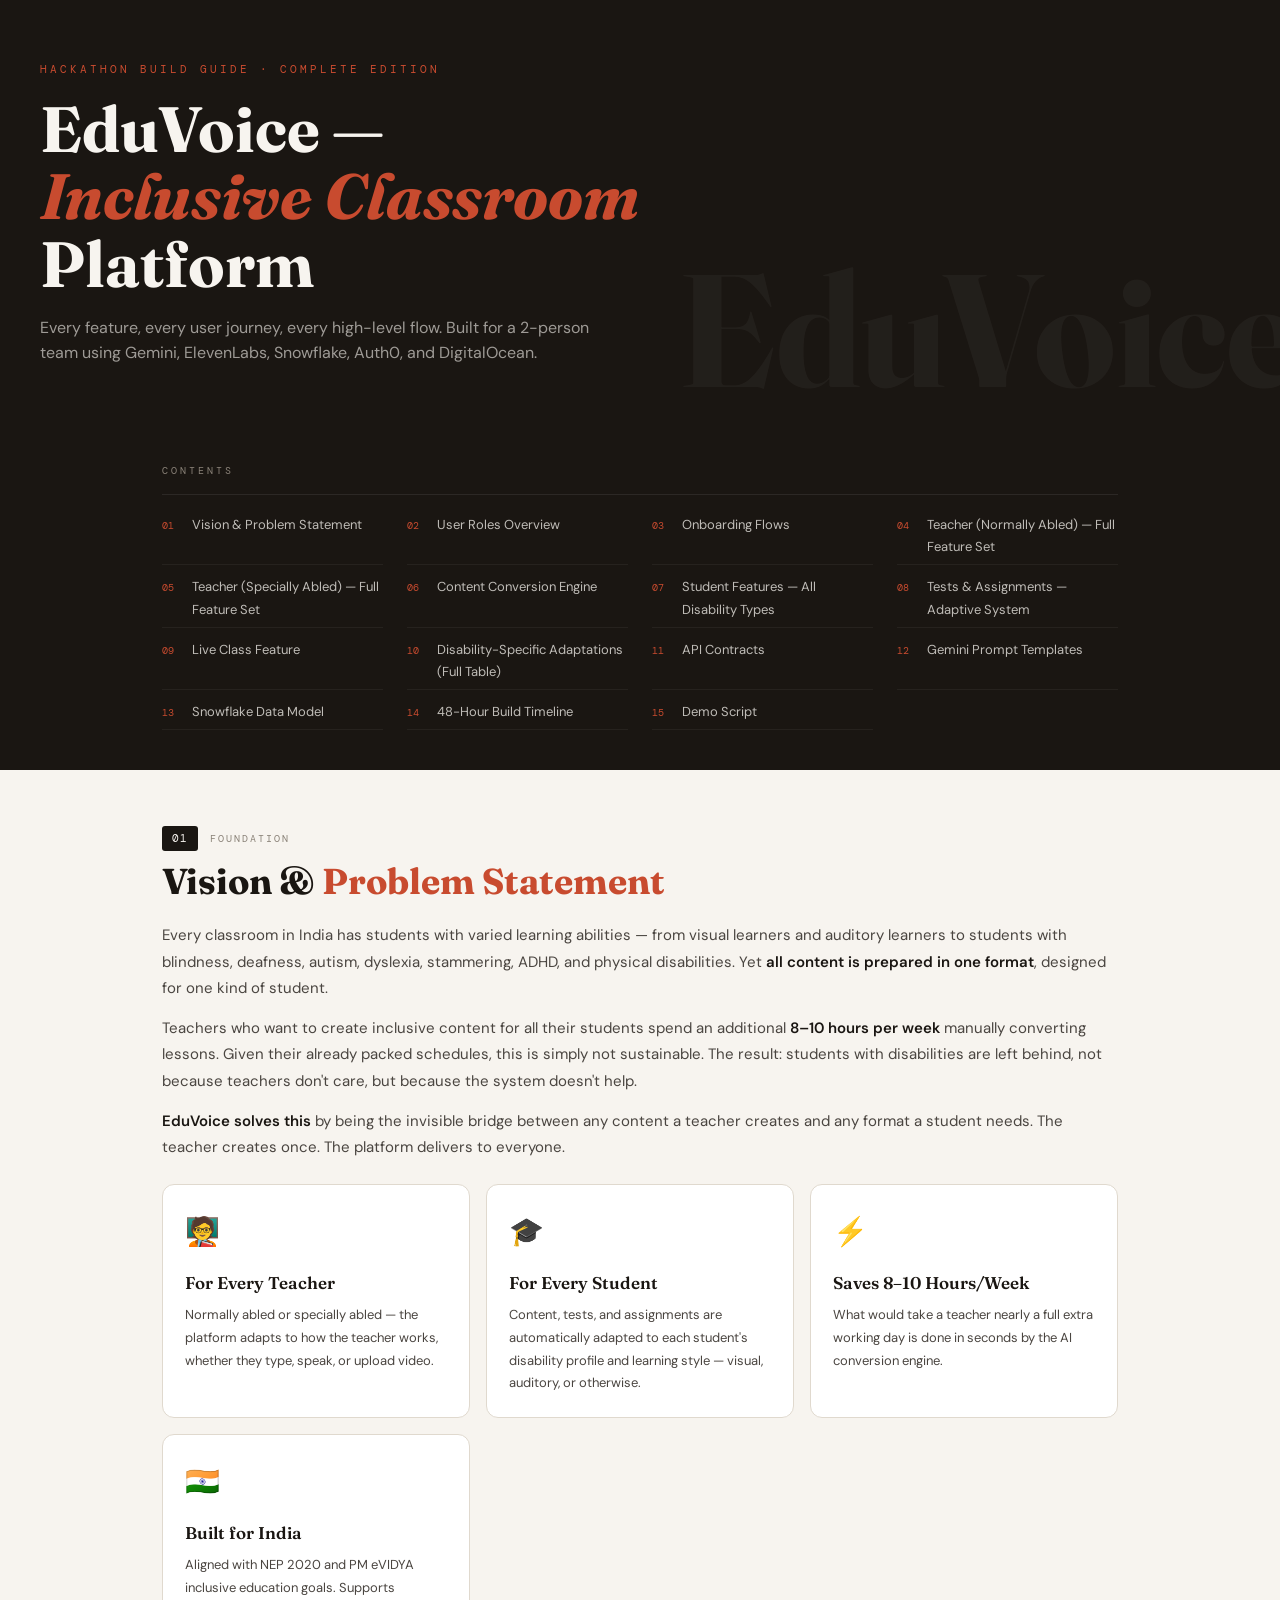
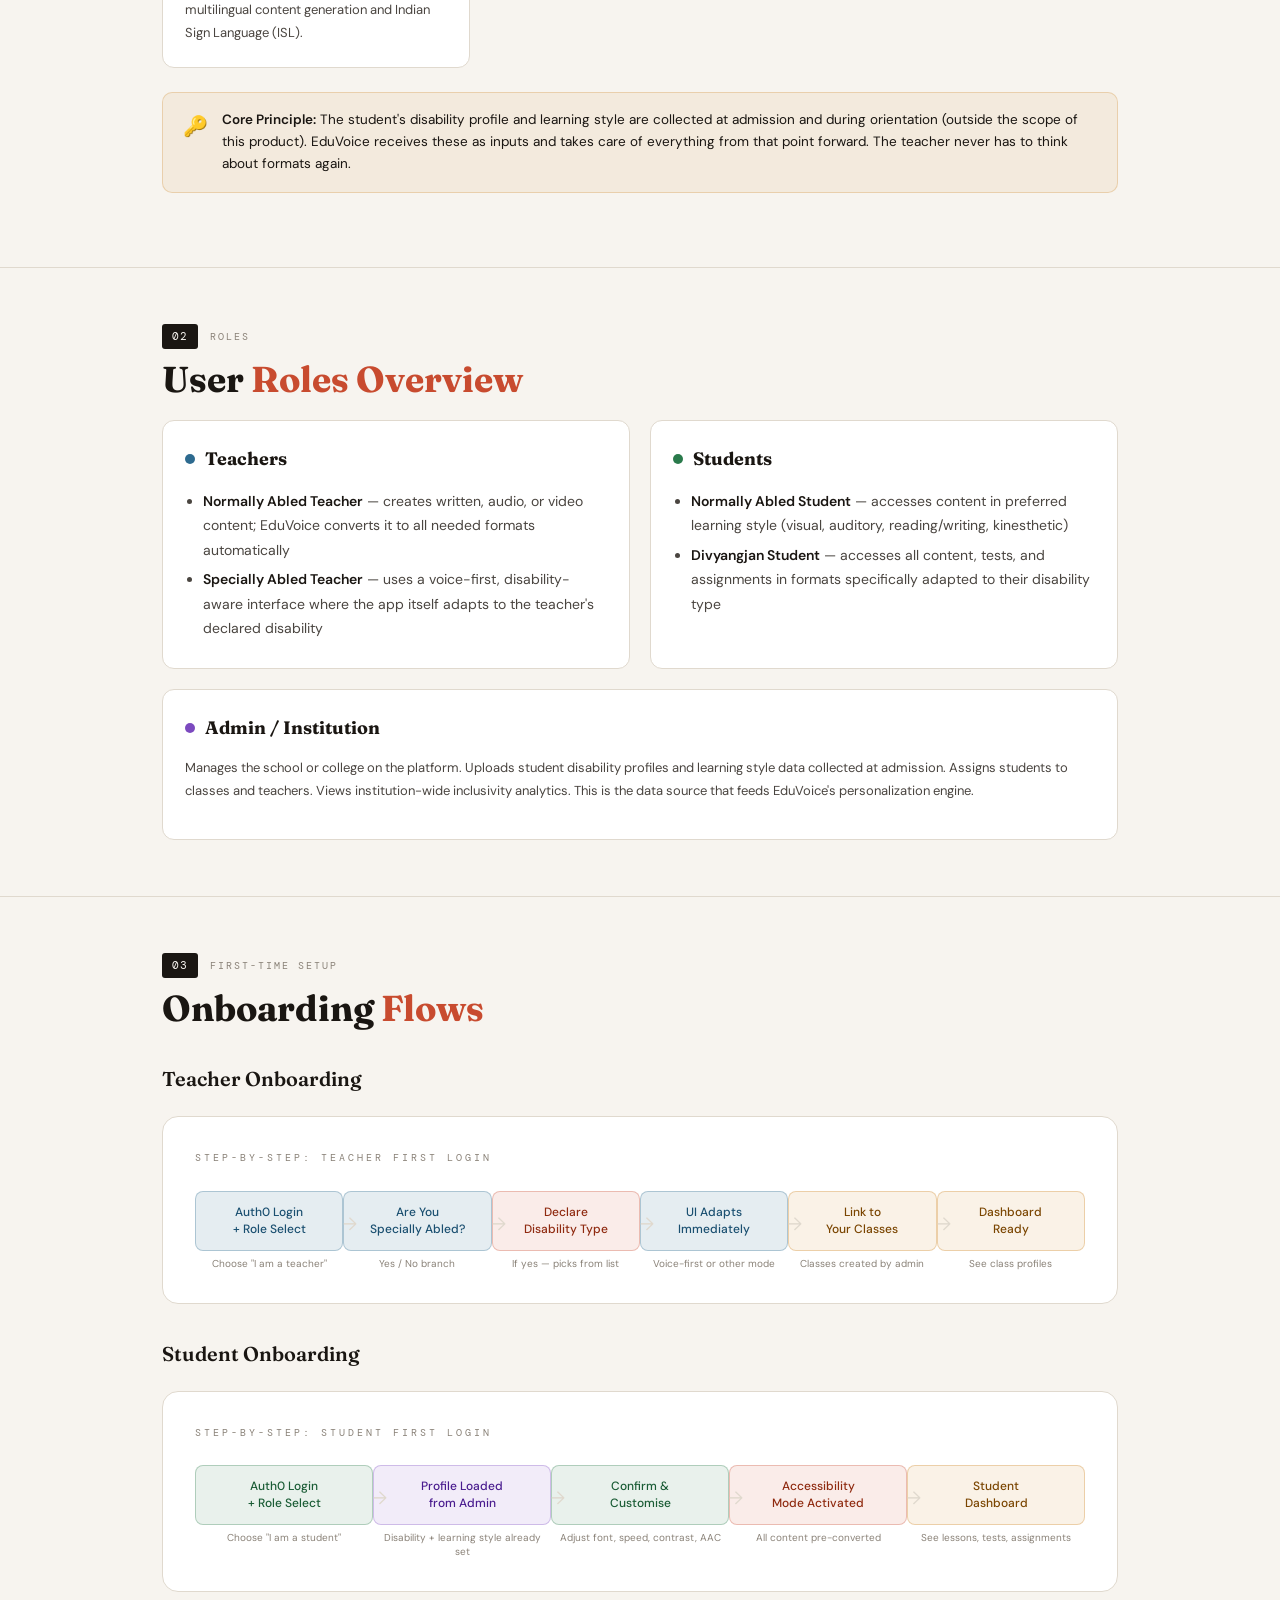
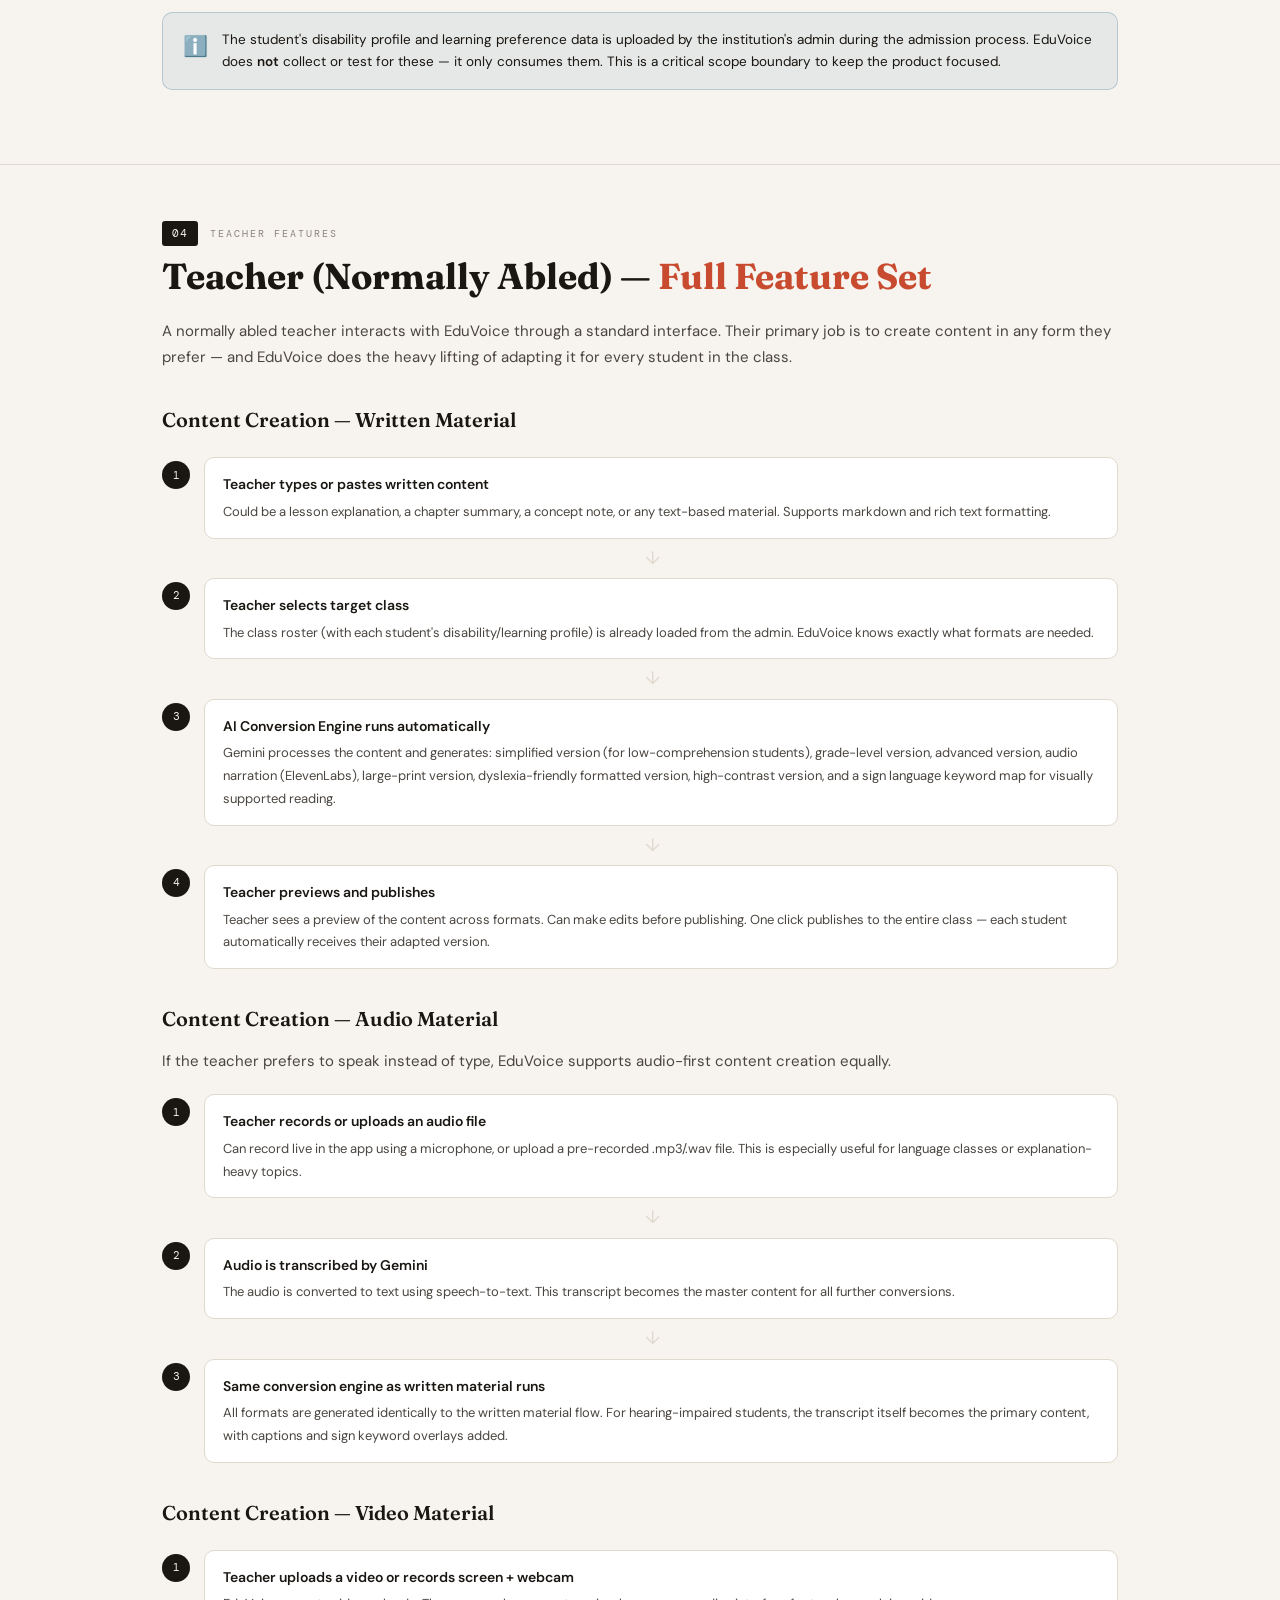
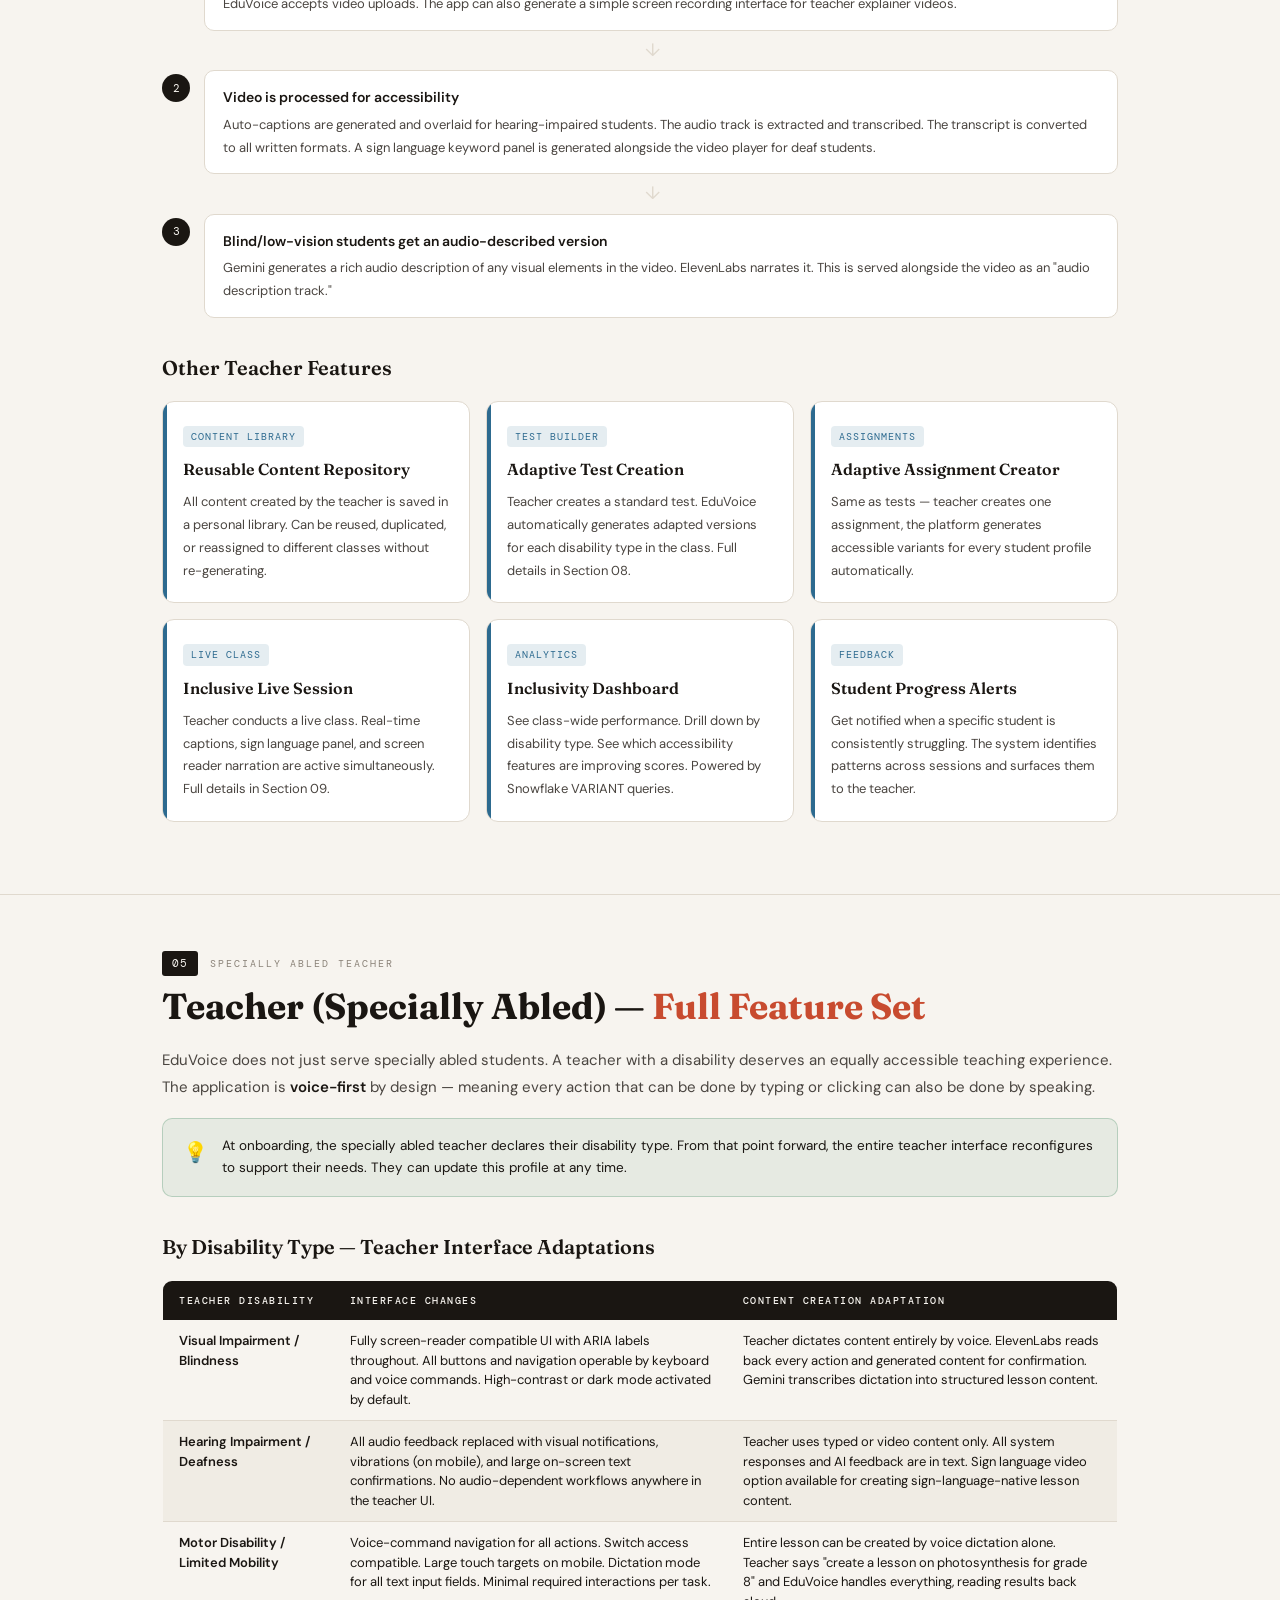
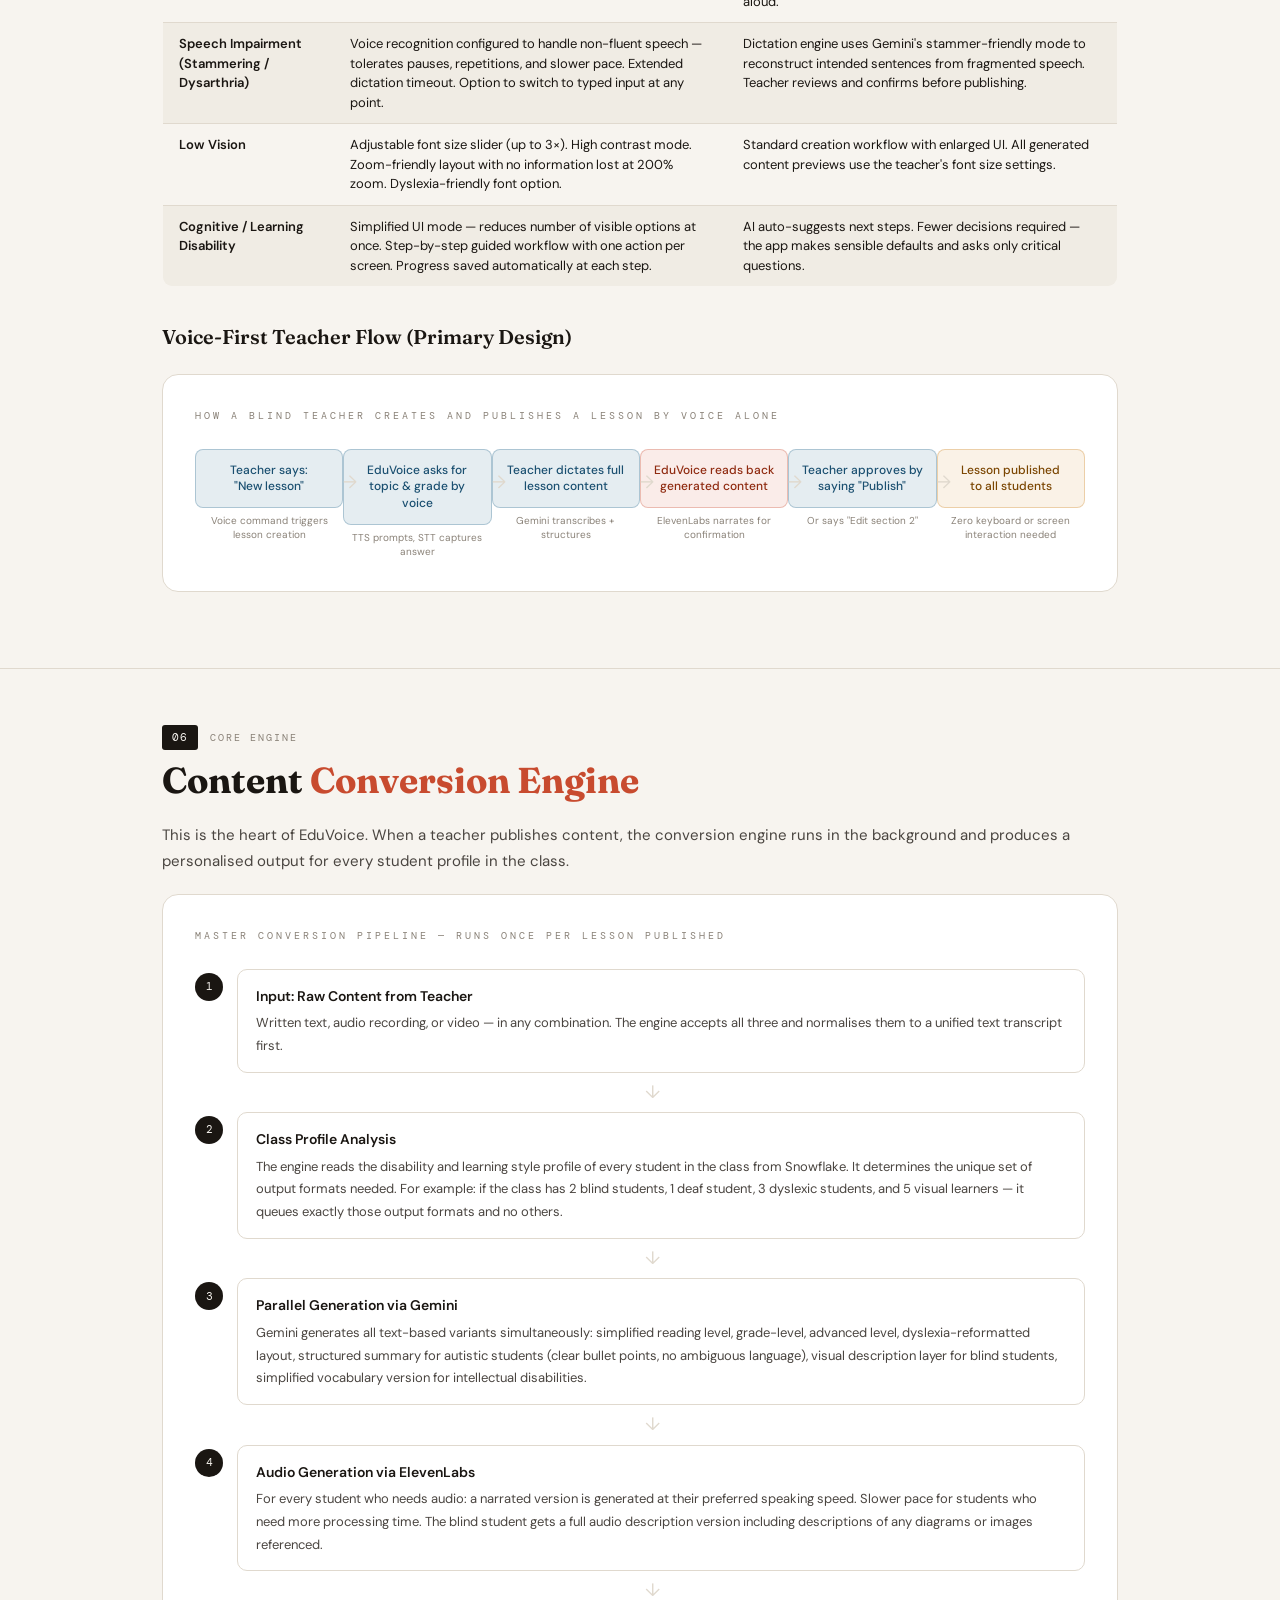
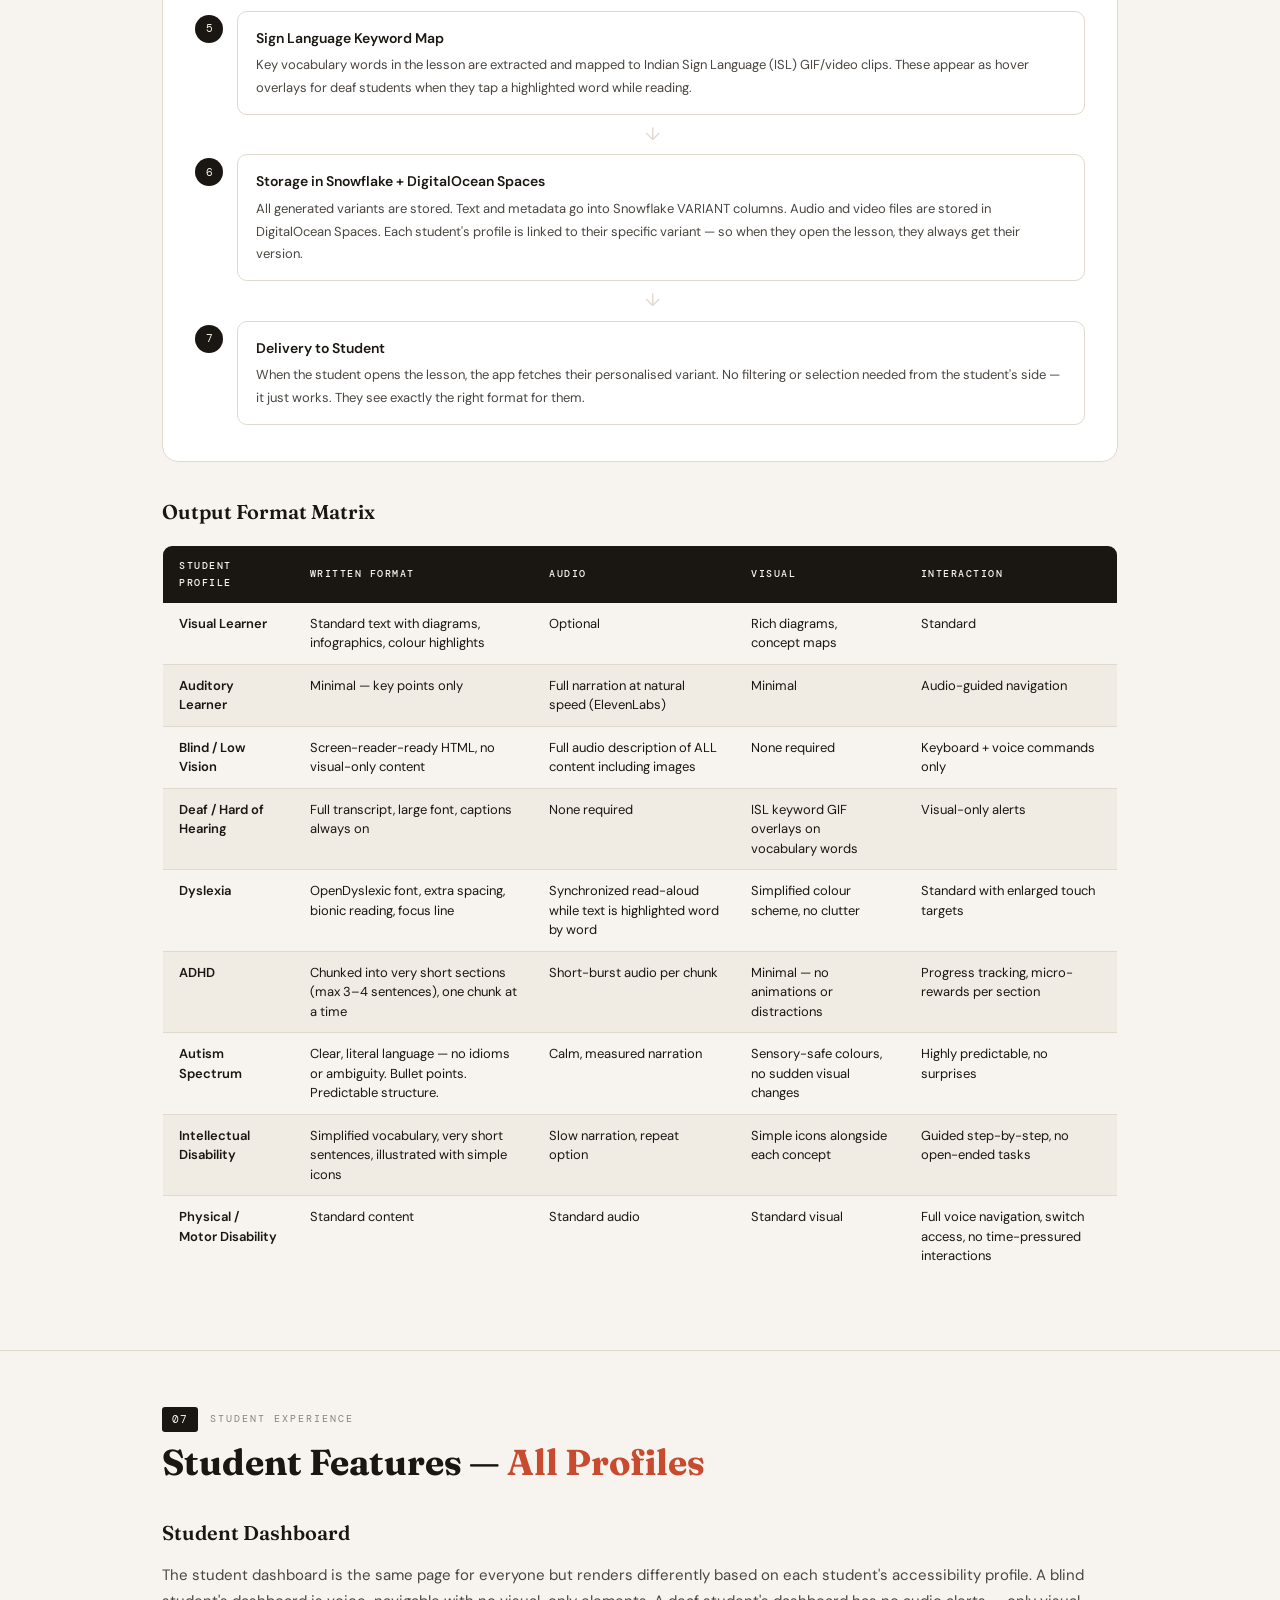
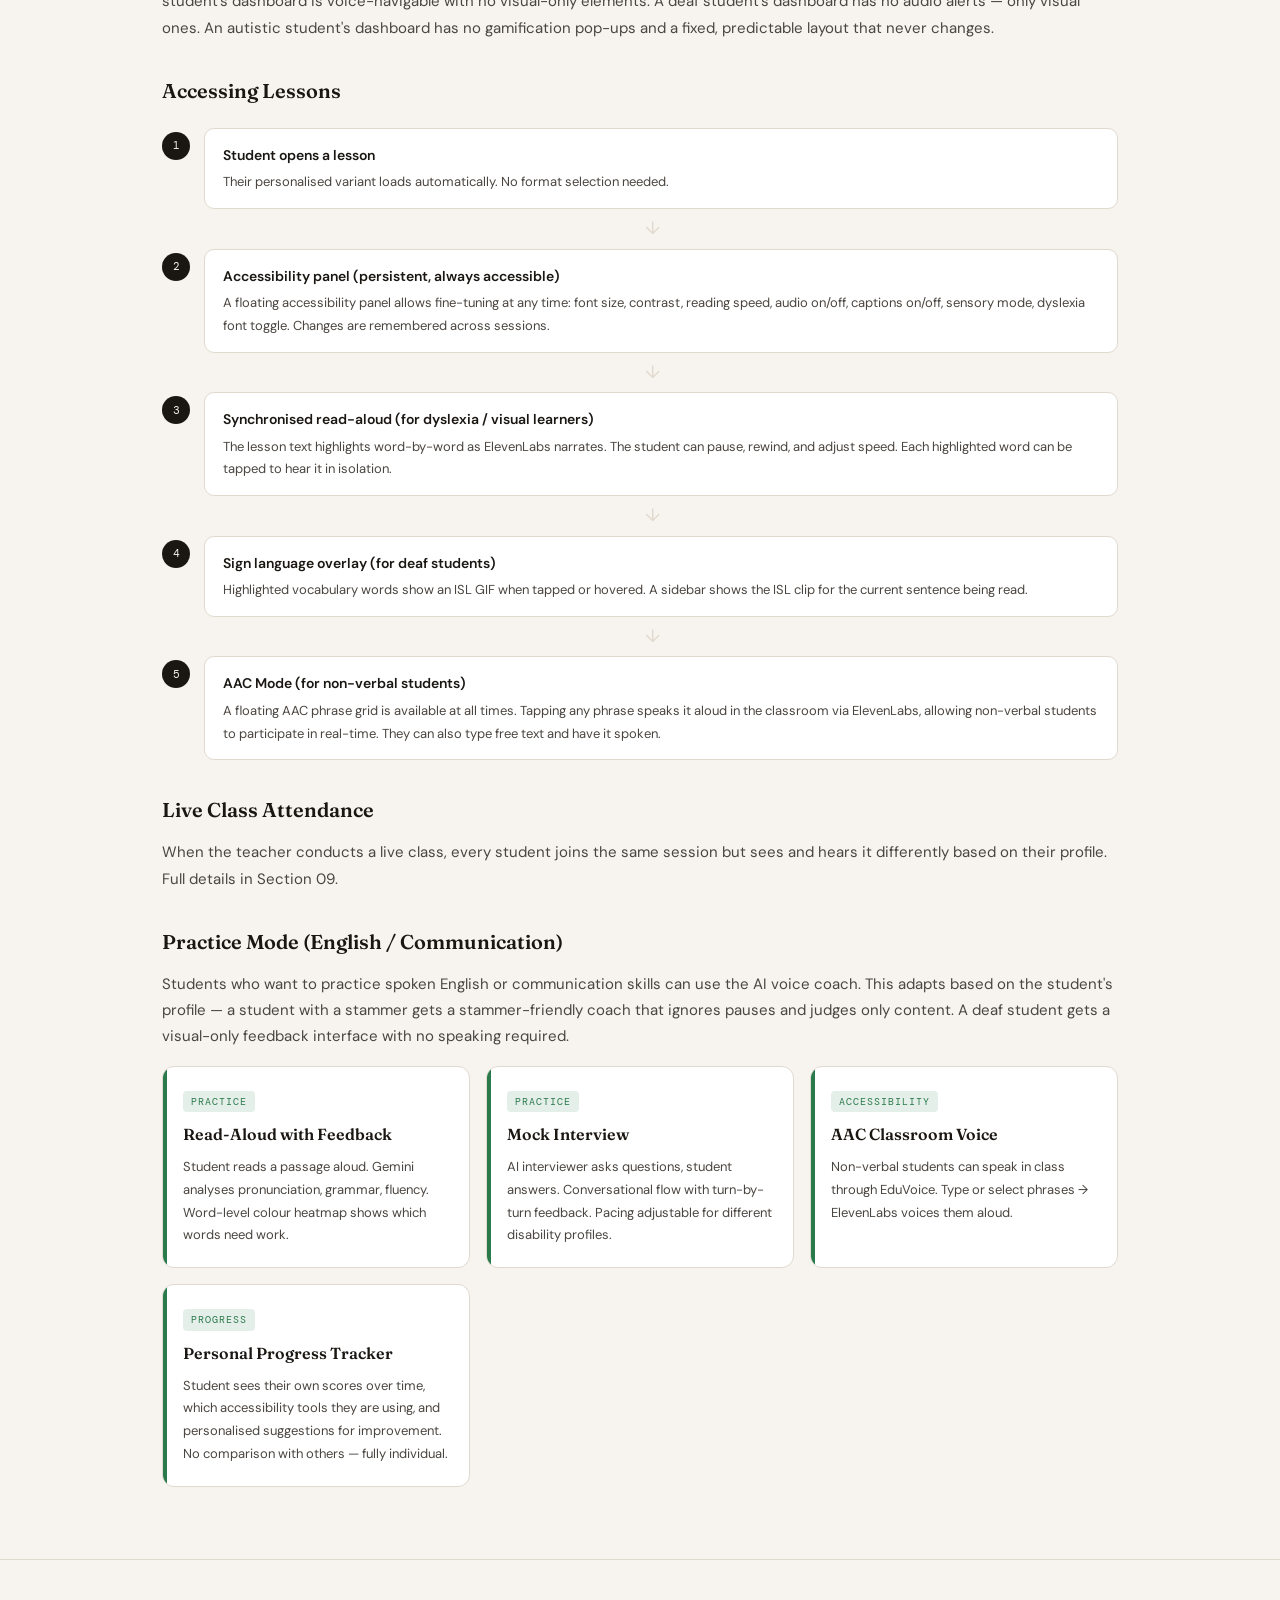
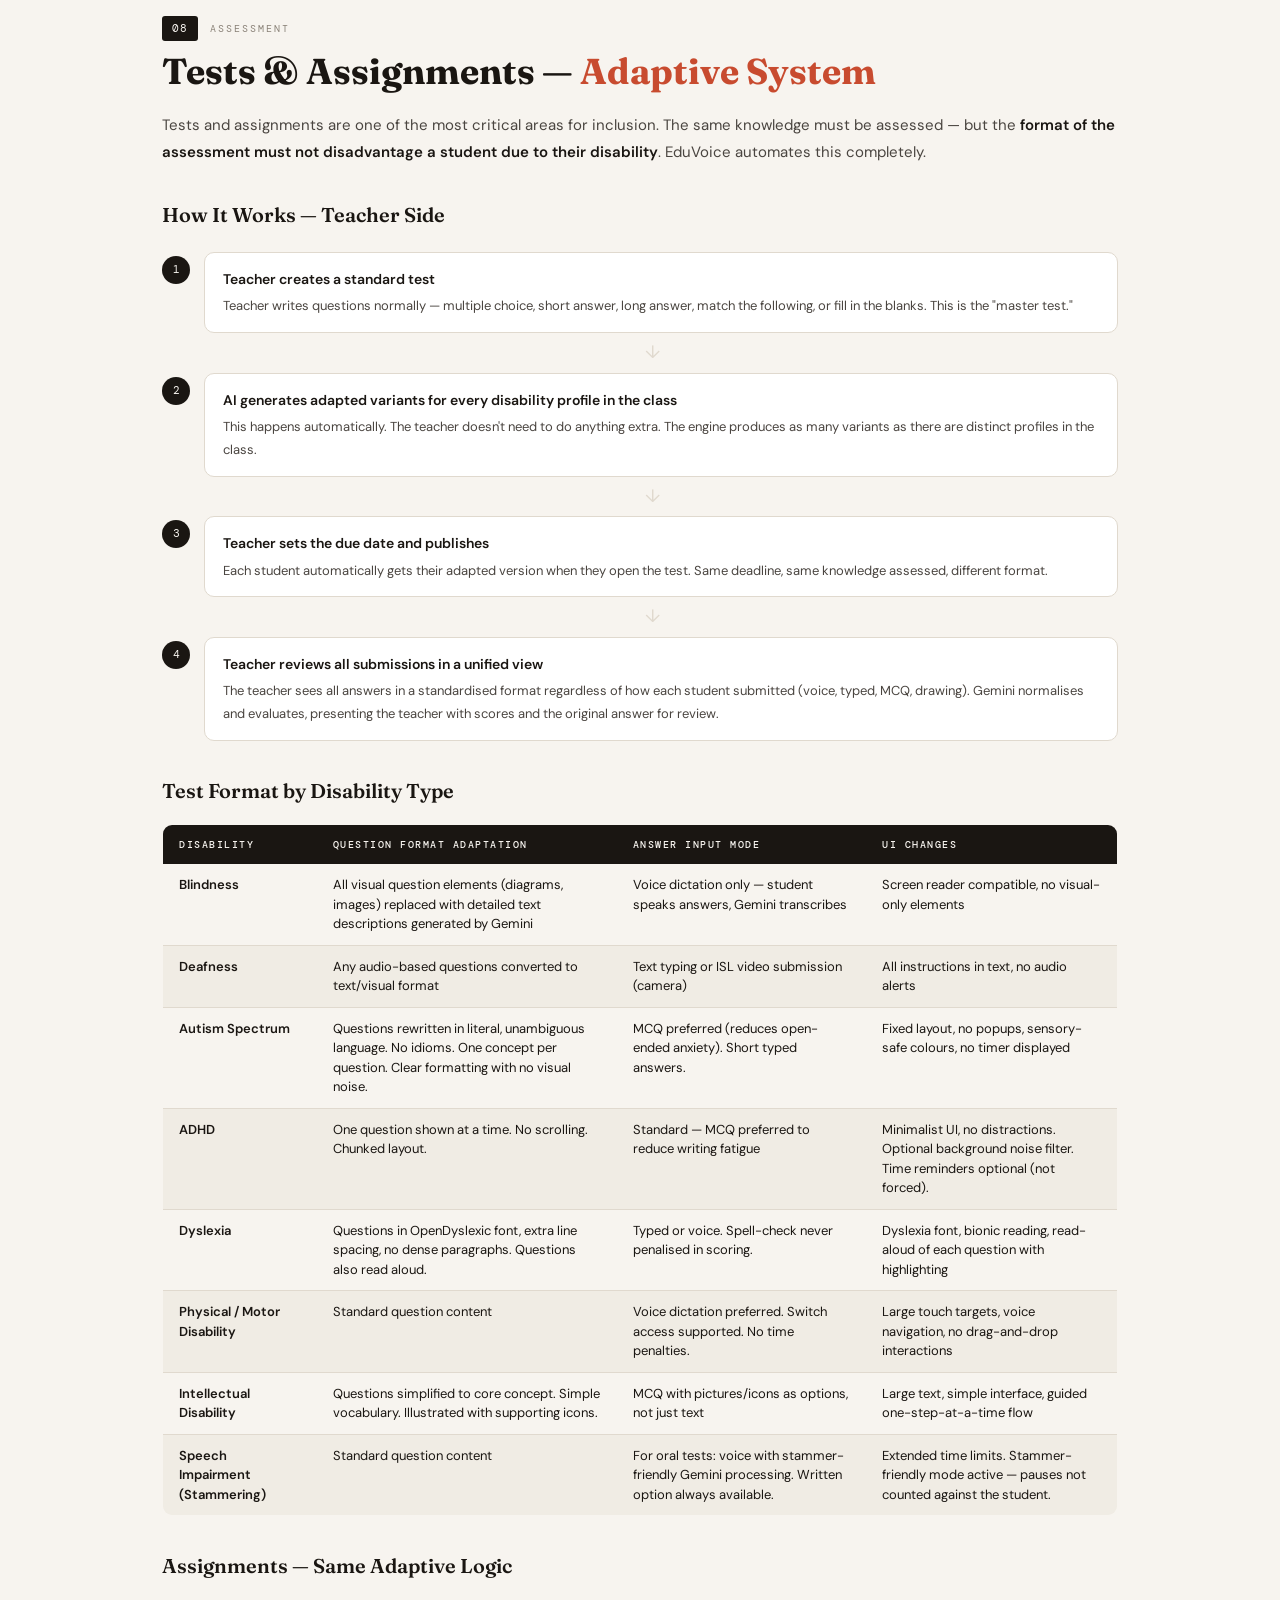
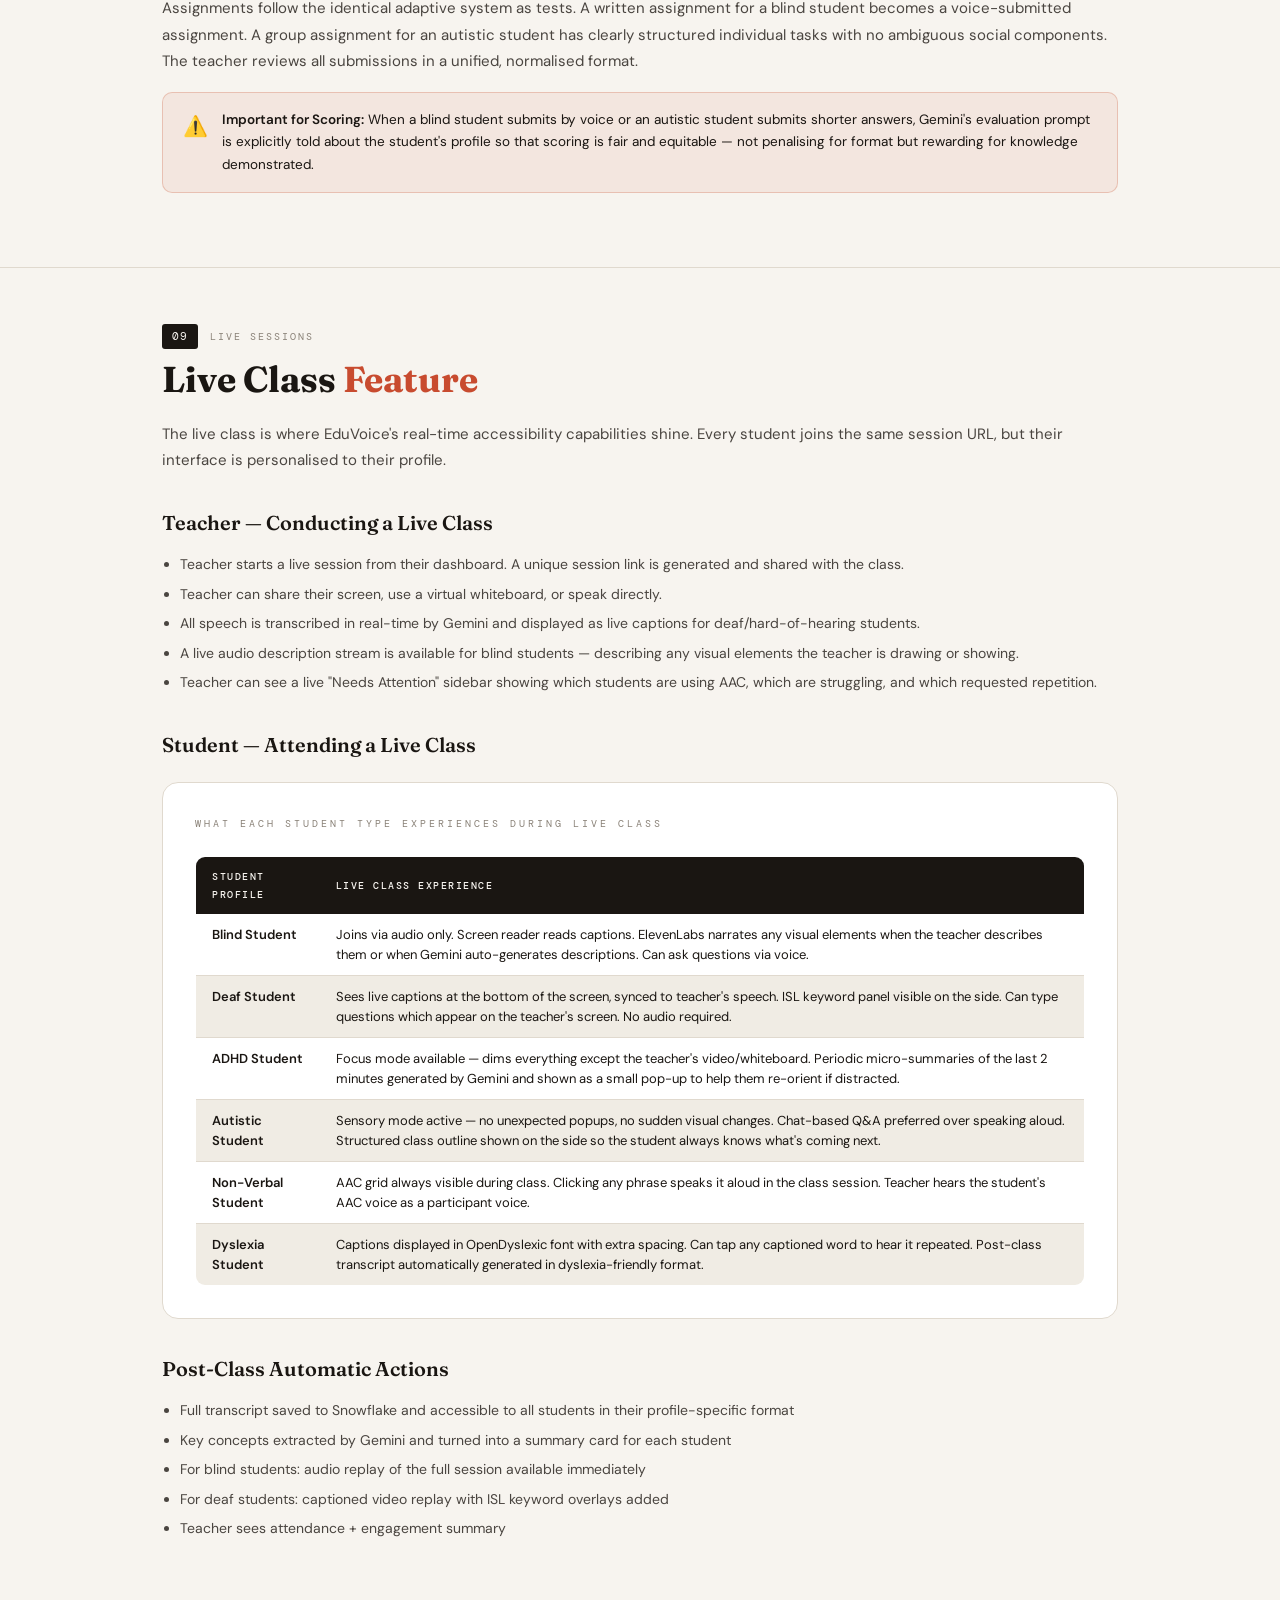
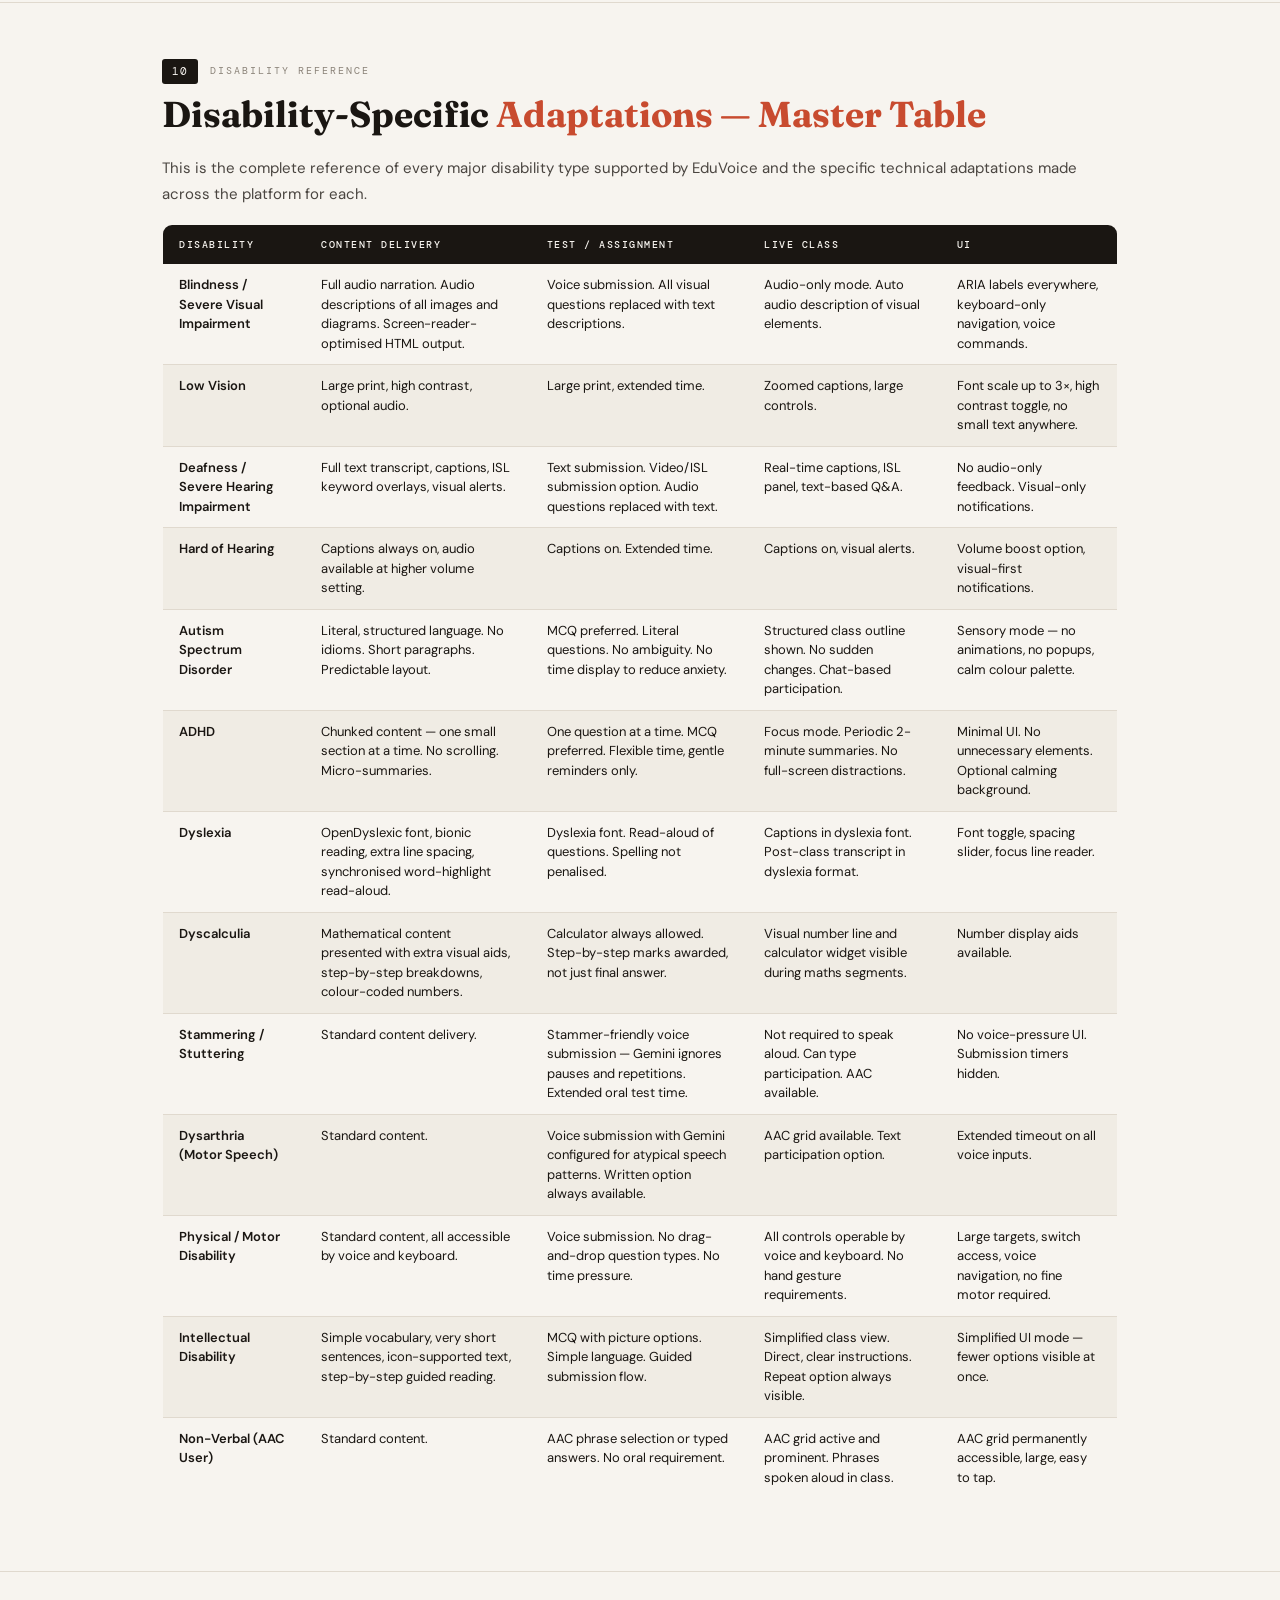
<file: frontend/aura-learn/idea.html>
<!DOCTYPE html>
<html lang="en">
<head>
<meta charset="UTF-8"/>
<meta name="viewport" content="width=device-width, initial-scale=1.0"/>
<title>EduVoice — Complete Feature & Flow Guide</title>
<style>
@import url('https://fonts.googleapis.com/css2?family=Fraunces:ital,opsz,wght@0,9..144,300;0,9..144,600;0,9..144,700;1,9..144,400&family=DM+Sans:ital,wght@0,300;0,400;0,500;0,600;1,400&family=DM+Mono:wght@400;500&display=swap');

:root {
  --bg: #f7f4ef;
  --surface: #ffffff;
  --surface2: #f0ece4;
  --border: #e0d9ce;
  --ink: #1a1612;
  --ink2: #4a4540;
  --ink3: #8a8278;
  --accent: #c84b2f;
  --accent2: #2d6a8f;
  --accent3: #2a7a4b;
  --accent4: #7c4abf;
  --accent5: #c97d18;
  --teacher-clr: #2d6a8f;
  --student-clr: #2a7a4b;
  --disabled-clr: #7c4abf;
  --flow-clr: #c84b2f;
}

* { margin:0; padding:0; box-sizing:border-box; }

body {
  background: var(--bg);
  color: var(--ink);
  font-family: 'DM Sans', sans-serif;
  font-size: 15px;
  line-height: 1.75;
}

/* HEADER */
header {
  background: var(--ink);
  color: var(--bg);
  padding: 60px 40px 50px;
  position: relative;
  overflow: hidden;
}
header::after {
  content: 'EduVoice';
  position: absolute;
  right: -20px; bottom: -40px;
  font-family: 'Fraunces', serif;
  font-size: 160px;
  font-weight: 700;
  color: rgba(255,255,255,0.04);
  white-space: nowrap;
  pointer-events: none;
}
.header-tag {
  font-family: 'DM Mono', monospace;
  font-size: 11px;
  letter-spacing: 3px;
  text-transform: uppercase;
  color: var(--accent);
  margin-bottom: 16px;
}
h1 {
  font-family: 'Fraunces', serif;
  font-size: clamp(36px, 5vw, 64px);
  font-weight: 700;
  line-height: 1.05;
  max-width: 700px;
}
h1 em { color: var(--accent); font-style: italic; }
.header-sub {
  margin-top: 18px;
  font-size: 16px;
  color: rgba(247,244,239,0.6);
  max-width: 580px;
  line-height: 1.6;
}

/* LAYOUT */
.wrap { max-width: 1020px; margin: 0 auto; padding: 0 32px; }

/* TOC */
.toc-section {
  background: var(--ink);
  color: var(--bg);
  padding: 0 0 40px;
}
.toc-grid {
  max-width: 1020px;
  margin: 0 auto;
  padding: 32px 32px 0;
  display: grid;
  grid-template-columns: repeat(auto-fill, minmax(220px, 1fr));
  gap: 6px 24px;
}
.toc-heading {
  grid-column: 1/-1;
  font-family: 'DM Mono', monospace;
  font-size: 10px;
  letter-spacing: 3px;
  text-transform: uppercase;
  color: var(--ink3);
  padding-bottom: 14px;
  border-bottom: 1px solid rgba(255,255,255,0.08);
  margin-bottom: 8px;
}
.toc a {
  display: flex; align-items: baseline; gap: 10px;
  color: rgba(247,244,239,0.75);
  text-decoration: none;
  font-size: 13px;
  padding: 5px 0;
  border-bottom: 1px solid rgba(255,255,255,0.05);
  transition: color .15s;
}
.toc a:hover { color: var(--accent); }
.toc-n {
  font-family: 'DM Mono', monospace;
  font-size: 10px;
  color: var(--accent);
  min-width: 20px;
}

/* SECTIONS */
section { padding: 56px 0; border-bottom: 1px solid var(--border); }
section:last-child { border-bottom: none; }

.sec-eyebrow {
  display: flex; align-items: center; gap: 12px;
  margin-bottom: 10px;
}
.sec-num {
  font-family: 'DM Mono', monospace;
  font-size: 11px;
  background: var(--ink);
  color: var(--bg);
  padding: 3px 10px;
  border-radius: 3px;
  letter-spacing: 1px;
}
.sec-tag {
  font-family: 'DM Mono', monospace;
  font-size: 10px;
  letter-spacing: 2px;
  text-transform: uppercase;
  color: var(--ink3);
}
h2 {
  font-family: 'Fraunces', serif;
  font-size: clamp(24px, 3vw, 36px);
  font-weight: 700;
  line-height: 1.15;
  margin-bottom: 20px;
}
h2 .accent { color: var(--accent); }
h3 {
  font-family: 'Fraunces', serif;
  font-size: 20px;
  font-weight: 600;
  margin: 32px 0 12px;
  color: var(--ink);
}
h4 {
  font-family: 'DM Sans', sans-serif;
  font-size: 12px;
  font-weight: 600;
  letter-spacing: 2px;
  text-transform: uppercase;
  color: var(--ink3);
  margin: 24px 0 10px;
}
p { margin-bottom: 14px; color: var(--ink2); }
strong { color: var(--ink); font-weight: 600; }

/* INTRO CARDS */
.intro-grid {
  display: grid;
  grid-template-columns: repeat(auto-fill, minmax(280px, 1fr));
  gap: 16px;
  margin: 24px 0;
}
.intro-card {
  background: var(--surface);
  border: 1px solid var(--border);
  border-radius: 12px;
  padding: 22px;
}
.intro-card-icon { font-size: 28px; margin-bottom: 12px; }
.intro-card-title {
  font-family: 'Fraunces', serif;
  font-size: 17px;
  font-weight: 600;
  margin-bottom: 6px;
}
.intro-card p { font-size: 13px; margin: 0; }

/* FLOW DIAGRAM */
.flow-wrap {
  background: var(--surface);
  border: 1px solid var(--border);
  border-radius: 16px;
  padding: 32px;
  margin: 20px 0;
  overflow-x: auto;
}
.flow-title {
  font-family: 'DM Mono', monospace;
  font-size: 10px;
  letter-spacing: 3px;
  text-transform: uppercase;
  color: var(--ink3);
  margin-bottom: 24px;
}
.flow {
  display: flex;
  align-items: flex-start;
  gap: 0;
  min-width: 600px;
  flex-wrap: nowrap;
}
.flow-step {
  flex: 1;
  display: flex;
  flex-direction: column;
  align-items: center;
  position: relative;
}
.flow-step::after {
  content: '→';
  position: absolute;
  right: -14px;
  top: 18px;
  font-size: 18px;
  color: var(--border);
  z-index: 1;
}
.flow-step:last-child::after { display: none; }
.flow-box {
  width: 100%;
  padding: 12px 10px;
  border-radius: 8px;
  text-align: center;
  font-size: 12px;
  font-weight: 500;
  line-height: 1.4;
}
.flow-sub {
  font-size: 10px;
  color: var(--ink3);
  text-align: center;
  margin-top: 6px;
  padding: 0 4px;
  line-height: 1.4;
}
.fc-teacher { background: rgba(45,106,143,0.12); border: 1px solid rgba(45,106,143,0.3); color: #1a4f70; }
.fc-ai      { background: rgba(200,75,47,0.10);  border: 1px solid rgba(200,75,47,0.3);  color: #8f2a10; }
.fc-student { background: rgba(42,122,75,0.10);  border: 1px solid rgba(42,122,75,0.3);  color: #1a5c35; }
.fc-data    { background: rgba(124,74,191,0.10); border: 1px solid rgba(124,74,191,0.3); color: #4a1c8f; }
.fc-output  { background: rgba(201,125,24,0.10); border: 1px solid rgba(201,125,24,0.3); color: #7a4500; }

/* VERTICAL FLOW */
.vflow { margin: 20px 0; }
.vflow-row {
  display: flex;
  gap: 0;
  margin-bottom: 4px;
  align-items: stretch;
}
.vflow-line {
  display: flex;
  justify-content: center;
  padding-left: 24px;
  margin-bottom: 4px;
}
.vflow-line::before { content: '↓'; color: var(--border); font-size: 18px; }
.vflow-num {
  font-family: 'DM Mono', monospace;
  font-size: 11px;
  min-width: 28px;
  height: 28px;
  border-radius: 50%;
  background: var(--ink);
  color: var(--bg);
  display: flex; align-items: center; justify-content: center;
  flex-shrink: 0;
  margin-top: 4px;
  margin-right: 14px;
}
.vflow-content {
  background: var(--surface);
  border: 1px solid var(--border);
  border-radius: 10px;
  padding: 14px 18px;
  flex: 1;
}
.vflow-content-title {
  font-weight: 600;
  font-size: 14px;
  margin-bottom: 4px;
  color: var(--ink);
}
.vflow-content p { font-size: 13px; margin: 0; color: var(--ink2); }

/* FEATURE CARDS */
.feature-grid {
  display: grid;
  grid-template-columns: repeat(auto-fill, minmax(300px, 1fr));
  gap: 16px;
  margin: 16px 0;
}
.feature-card {
  background: var(--surface);
  border: 1px solid var(--border);
  border-radius: 12px;
  padding: 20px;
  position: relative;
  overflow: hidden;
}
.feature-card::before {
  content: '';
  position: absolute;
  left: 0; top: 0; bottom: 0;
  width: 4px;
  border-radius: 4px 0 0 4px;
}
.fc-t::before { background: var(--teacher-clr); }
.fc-s::before { background: var(--student-clr); }
.fc-d::before { background: var(--disabled-clr); }
.fc-b::before { background: var(--accent5); }
.feature-card-title {
  font-family: 'Fraunces', serif;
  font-size: 16px;
  font-weight: 600;
  margin-bottom: 8px;
}
.feature-card p { font-size: 13px; margin: 0; color: var(--ink2); }
.feature-card ul { padding-left: 16px; margin-top: 8px; }
.feature-card ul li { font-size: 13px; color: var(--ink2); margin-bottom: 4px; }

/* TAG */
.tag {
  display: inline-block;
  font-family: 'DM Mono', monospace;
  font-size: 10px;
  letter-spacing: 1px;
  padding: 2px 8px;
  border-radius: 4px;
  margin: 2px 2px 8px 0;
  text-transform: uppercase;
}
.tag-t { background: rgba(45,106,143,0.12); color: var(--teacher-clr); }
.tag-s { background: rgba(42,122,75,0.12);  color: var(--student-clr); }
.tag-d { background: rgba(124,74,191,0.12); color: var(--disabled-clr); }
.tag-r { background: rgba(200,75,47,0.12);  color: var(--accent); }
.tag-a { background: rgba(201,125,24,0.12); color: var(--accent5); }

/* DISABILITY TABLE */
.dis-table {
  width: 100%;
  border-collapse: collapse;
  font-size: 13px;
  margin: 16px 0;
  border: 1px solid var(--border);
  border-radius: 10px;
  overflow: hidden;
}
.dis-table th {
  background: var(--ink);
  color: var(--bg);
  padding: 11px 16px;
  text-align: left;
  font-family: 'DM Mono', monospace;
  font-size: 10px;
  letter-spacing: 1.5px;
  text-transform: uppercase;
  font-weight: 500;
}
.dis-table td {
  padding: 11px 16px;
  border-bottom: 1px solid var(--border);
  vertical-align: top;
  line-height: 1.5;
}
.dis-table tr:last-child td { border-bottom: none; }
.dis-table tr:nth-child(even) td { background: var(--surface2); }
.dis-name { font-weight: 600; color: var(--ink); font-size: 13px; }

/* CALLOUT */
.callout {
  display: flex; gap: 14px;
  padding: 16px 20px;
  border-radius: 10px;
  margin: 18px 0;
  font-size: 13.5px;
  line-height: 1.65;
}
.callout-icon { font-size: 20px; flex-shrink: 0; margin-top: 1px; }
.callout.note { background: rgba(45,106,143,0.08); border: 1px solid rgba(45,106,143,0.25); }
.callout.tip  { background: rgba(42,122,75,0.08);  border: 1px solid rgba(42,122,75,0.25); }
.callout.warn { background: rgba(200,75,47,0.08);  border: 1px solid rgba(200,75,47,0.25); }
.callout.key  { background: rgba(201,125,24,0.08); border: 1px solid rgba(201,125,24,0.25); }

/* ROLE SPLIT */
.role-split {
  display: grid;
  grid-template-columns: 1fr 1fr;
  gap: 20px;
  margin: 20px 0;
}
@media(max-width:640px){ .role-split { grid-template-columns: 1fr; } }
.role-col {
  background: var(--surface);
  border: 1px solid var(--border);
  border-radius: 12px;
  padding: 22px;
}
.role-col-title {
  font-family: 'Fraunces', serif;
  font-size: 18px;
  font-weight: 700;
  margin-bottom: 14px;
  display: flex; align-items: center; gap: 10px;
}
.role-dot {
  width: 10px; height: 10px;
  border-radius: 50%;
  flex-shrink: 0;
}
.dot-t { background: var(--teacher-clr); }
.dot-s { background: var(--student-clr); }
.dot-d { background: var(--disabled-clr); }

/* STEP LIST */
.steplist { list-style: none; margin: 14px 0; }
.steplist li {
  display: flex; gap: 14px;
  padding: 12px 0;
  border-bottom: 1px solid var(--border);
  font-size: 13.5px;
  color: var(--ink2);
}
.steplist li:last-child { border-bottom: none; }
.step-num {
  font-family: 'DM Mono', monospace;
  font-size: 11px;
  min-width: 24px; height: 24px;
  border-radius: 50%;
  border: 1.5px solid var(--border);
  display: flex; align-items: center; justify-content: center;
  color: var(--ink3);
  flex-shrink: 0;
  margin-top: 2px;
}

/* API TABLE */
.api-table {
  width: 100%;
  border-collapse: collapse;
  font-size: 13px;
  margin: 16px 0;
}
.api-table th {
  background: var(--surface2);
  border: 1px solid var(--border);
  padding: 9px 14px;
  text-align: left;
  font-family: 'DM Mono', monospace;
  font-size: 10px;
  letter-spacing: 1.5px;
  text-transform: uppercase;
  color: var(--ink3);
}
.api-table td {
  border: 1px solid var(--border);
  padding: 9px 14px;
  vertical-align: top;
}
.api-table tr:nth-child(even) td { background: var(--surface2); }
.mono { font-family: 'DM Mono', monospace; font-size: 12px; color: var(--accent2); }
.method-post { color: var(--accent3); font-family:'DM Mono',monospace; font-size:11px; font-weight:600; }
.method-get  { color: var(--accent2); font-family:'DM Mono',monospace; font-size:11px; font-weight:600; }

/* PROMPT BOX */
.prompt-box {
  background: var(--ink);
  color: #d4cfc7;
  border-radius: 12px;
  padding: 24px;
  font-family: 'DM Mono', monospace;
  font-size: 12px;
  line-height: 1.8;
  margin: 14px 0 20px;
  position: relative;
  overflow: hidden;
}
.prompt-label {
  position: absolute;
  top: 12px; right: 16px;
  font-size: 9px;
  letter-spacing: 2px;
  text-transform: uppercase;
  color: var(--accent);
}
.p-cm   { color: #5c7a5c; }
.p-var  { color: #c8a96e; }
.p-str  { color: #8abf8a; }
.p-key  { color: #7ab0cf; }

/* TIMELINE */
.timeline { position: relative; padding-left: 40px; margin: 20px 0; }
.timeline::before {
  content: '';
  position: absolute;
  left: 12px; top: 10px; bottom: 10px;
  width: 2px;
  background: var(--border);
}
.tl-item {
  position: relative;
  margin-bottom: 20px;
  background: var(--surface);
  border: 1px solid var(--border);
  border-radius: 10px;
  padding: 16px 20px;
}
.tl-item::before {
  content: '';
  position: absolute;
  left: -34px; top: 18px;
  width: 10px; height: 10px;
  border-radius: 50%;
  background: var(--bg);
  border: 2px solid var(--ink);
}
.tl-time {
  font-family: 'DM Mono', monospace;
  font-size: 11px;
  color: var(--accent);
  margin-bottom: 4px;
}
.tl-title { font-weight: 600; font-size: 15px; margin-bottom: 6px; }
.tl-body  { font-size: 13px; color: var(--ink2); }

/* DIVIDER */
.divider { height: 1px; background: var(--border); margin: 8px 0; }

/* FOOTER */
footer {
  background: var(--ink);
  color: rgba(247,244,239,0.5);
  text-align: center;
  padding: 32px;
  font-family: 'DM Mono', monospace;
  font-size: 11px;
  letter-spacing: 1px;
}

ul { padding-left: 18px; }
ul li { margin-bottom: 5px; font-size: 14px; color: var(--ink2); }
</style>
</head>
<body>

<header>
  <div class="header-tag">Hackathon Build Guide · Complete Edition</div>
  <h1>EduVoice —<br/><em>Inclusive Classroom</em><br/>Platform</h1>
  <p class="header-sub">Every feature, every user journey, every high-level flow. Built for a 2-person team using Gemini, ElevenLabs, Snowflake, Auth0, and DigitalOcean.</p>
</header>

<!-- TOC -->
<div class="toc-section">
  <div class="toc-grid toc">
    <div class="toc-heading">Contents</div>
    <a href="#s1"><span class="toc-n">01</span>Vision & Problem Statement</a>
    <a href="#s2"><span class="toc-n">02</span>User Roles Overview</a>
    <a href="#s3"><span class="toc-n">03</span>Onboarding Flows</a>
    <a href="#s4"><span class="toc-n">04</span>Teacher (Normally Abled) — Full Feature Set</a>
    <a href="#s5"><span class="toc-n">05</span>Teacher (Specially Abled) — Full Feature Set</a>
    <a href="#s6"><span class="toc-n">06</span>Content Conversion Engine</a>
    <a href="#s7"><span class="toc-n">07</span>Student Features — All Disability Types</a>
    <a href="#s8"><span class="toc-n">08</span>Tests & Assignments — Adaptive System</a>
    <a href="#s9"><span class="toc-n">09</span>Live Class Feature</a>
    <a href="#s10"><span class="toc-n">10</span>Disability-Specific Adaptations (Full Table)</a>
    <a href="#s11"><span class="toc-n">11</span>API Contracts</a>
    <a href="#s12"><span class="toc-n">12</span>Gemini Prompt Templates</a>
    <a href="#s13"><span class="toc-n">13</span>Snowflake Data Model</a>
    <a href="#s14"><span class="toc-n">14</span>48-Hour Build Timeline</a>
    <a href="#s15"><span class="toc-n">15</span>Demo Script</a>
  </div>
</div>

<!-- S1: VISION -->
<section id="s1">
<div class="wrap">
  <div class="sec-eyebrow"><span class="sec-num">01</span><span class="sec-tag">Foundation</span></div>
  <h2>Vision & <span class="accent">Problem Statement</span></h2>

  <p>Every classroom in India has students with varied learning abilities — from visual learners and auditory learners to students with blindness, deafness, autism, dyslexia, stammering, ADHD, and physical disabilities. Yet <strong>all content is prepared in one format</strong>, designed for one kind of student.</p>

  <p>Teachers who want to create inclusive content for all their students spend an additional <strong>8–10 hours per week</strong> manually converting lessons. Given their already packed schedules, this is simply not sustainable. The result: students with disabilities are left behind, not because teachers don't care, but because the system doesn't help.</p>

  <p><strong>EduVoice solves this</strong> by being the invisible bridge between any content a teacher creates and any format a student needs. The teacher creates once. The platform delivers to everyone.</p>

  <div class="intro-grid">
    <div class="intro-card">
      <div class="intro-card-icon">🧑‍🏫</div>
      <div class="intro-card-title">For Every Teacher</div>
      <p>Normally abled or specially abled — the platform adapts to how the teacher works, whether they type, speak, or upload video.</p>
    </div>
    <div class="intro-card">
      <div class="intro-card-icon">🎓</div>
      <div class="intro-card-title">For Every Student</div>
      <p>Content, tests, and assignments are automatically adapted to each student's disability profile and learning style — visual, auditory, or otherwise.</p>
    </div>
    <div class="intro-card">
      <div class="intro-card-icon">⚡</div>
      <div class="intro-card-title">Saves 8–10 Hours/Week</div>
      <p>What would take a teacher nearly a full extra working day is done in seconds by the AI conversion engine.</p>
    </div>
    <div class="intro-card">
      <div class="intro-card-icon">🇮🇳</div>
      <div class="intro-card-title">Built for India</div>
      <p>Aligned with NEP 2020 and PM eVIDYA inclusive education goals. Supports multilingual content generation and Indian Sign Language (ISL).</p>
    </div>
  </div>

  <div class="callout key">
    <span class="callout-icon">🔑</span>
    <div><strong>Core Principle:</strong> The student's disability profile and learning style are collected at admission and during orientation (outside the scope of this product). EduVoice receives these as inputs and takes care of everything from that point forward. The teacher never has to think about formats again.</div>
  </div>
</div>
</section>

<!-- S2: USER ROLES -->
<section id="s2">
<div class="wrap">
  <div class="sec-eyebrow"><span class="sec-num">02</span><span class="sec-tag">Roles</span></div>
  <h2>User <span class="accent">Roles Overview</span></h2>

  <div class="role-split">
    <div class="role-col">
      <div class="role-col-title"><span class="role-dot dot-t"></span>Teachers</div>
      <ul>
        <li><strong>Normally Abled Teacher</strong> — creates written, audio, or video content; EduVoice converts it to all needed formats automatically</li>
        <li><strong>Specially Abled Teacher</strong> — uses a voice-first, disability-aware interface where the app itself adapts to the teacher's declared disability</li>
      </ul>
    </div>
    <div class="role-col">
      <div class="role-col-title"><span class="role-dot dot-s"></span>Students</div>
      <ul>
        <li><strong>Normally Abled Student</strong> — accesses content in preferred learning style (visual, auditory, reading/writing, kinesthetic)</li>
        <li><strong>Divyangjan Student</strong> — accesses all content, tests, and assignments in formats specifically adapted to their disability type</li>
      </ul>
    </div>
  </div>

  <div class="role-col" style="margin-top:0;">
    <div class="role-col-title"><span class="role-dot dot-d"></span>Admin / Institution</div>
    <p style="font-size:13px; color:var(--ink2);">Manages the school or college on the platform. Uploads student disability profiles and learning style data collected at admission. Assigns students to classes and teachers. Views institution-wide inclusivity analytics. This is the data source that feeds EduVoice's personalization engine.</p>
  </div>
</div>
</section>

<!-- S3: ONBOARDING -->
<section id="s3">
<div class="wrap">
  <div class="sec-eyebrow"><span class="sec-num">03</span><span class="sec-tag">First-Time Setup</span></div>
  <h2>Onboarding <span class="accent">Flows</span></h2>

  <h3>Teacher Onboarding</h3>
  <div class="flow-wrap">
    <div class="flow-title">Step-by-Step: Teacher First Login</div>
    <div class="flow">
      <div class="flow-step">
        <div class="flow-box fc-teacher">Auth0 Login<br/>+ Role Select</div>
        <div class="flow-sub">Choose "I am a teacher"</div>
      </div>
      <div class="flow-step">
        <div class="flow-box fc-teacher">Are You<br/>Specially Abled?</div>
        <div class="flow-sub">Yes / No branch</div>
      </div>
      <div class="flow-step">
        <div class="flow-box fc-ai">Declare<br/>Disability Type</div>
        <div class="flow-sub">If yes — picks from list</div>
      </div>
      <div class="flow-step">
        <div class="flow-box fc-teacher">UI Adapts<br/>Immediately</div>
        <div class="flow-sub">Voice-first or other mode</div>
      </div>
      <div class="flow-step">
        <div class="flow-box fc-output">Link to<br/>Your Classes</div>
        <div class="flow-sub">Classes created by admin</div>
      </div>
      <div class="flow-step">
        <div class="flow-box fc-output">Dashboard<br/>Ready</div>
        <div class="flow-sub">See class profiles</div>
      </div>
    </div>
  </div>

  <h3>Student Onboarding</h3>
  <div class="flow-wrap">
    <div class="flow-title">Step-by-Step: Student First Login</div>
    <div class="flow">
      <div class="flow-step">
        <div class="flow-box fc-student">Auth0 Login<br/>+ Role Select</div>
        <div class="flow-sub">Choose "I am a student"</div>
      </div>
      <div class="flow-step">
        <div class="flow-box fc-data">Profile Loaded<br/>from Admin</div>
        <div class="flow-sub">Disability + learning style already set</div>
      </div>
      <div class="flow-step">
        <div class="flow-box fc-student">Confirm &<br/>Customise</div>
        <div class="flow-sub">Adjust font, speed, contrast, AAC</div>
      </div>
      <div class="flow-step">
        <div class="flow-box fc-ai">Accessibility<br/>Mode Activated</div>
        <div class="flow-sub">All content pre-converted</div>
      </div>
      <div class="flow-step">
        <div class="flow-box fc-output">Student<br/>Dashboard</div>
        <div class="flow-sub">See lessons, tests, assignments</div>
      </div>
    </div>
  </div>

  <div class="callout note">
    <span class="callout-icon">ℹ️</span>
    <div>The student's disability profile and learning preference data is uploaded by the institution's admin during the admission process. EduVoice does <strong>not</strong> collect or test for these — it only consumes them. This is a critical scope boundary to keep the product focused.</div>
  </div>
</div>
</section>

<!-- S4: TEACHER NORMALLY ABLED -->
<section id="s4">
<div class="wrap">
  <div class="sec-eyebrow"><span class="sec-num">04</span><span class="sec-tag">Teacher Features</span></div>
  <h2>Teacher (Normally Abled) — <span class="accent">Full Feature Set</span></h2>

  <p>A normally abled teacher interacts with EduVoice through a standard interface. Their primary job is to create content in any form they prefer — and EduVoice does the heavy lifting of adapting it for every student in the class.</p>

  <h3>Content Creation — Written Material</h3>
  <div class="vflow">
    <div class="vflow-row">
      <div class="vflow-num">1</div>
      <div class="vflow-content">
        <div class="vflow-content-title">Teacher types or pastes written content</div>
        <p>Could be a lesson explanation, a chapter summary, a concept note, or any text-based material. Supports markdown and rich text formatting.</p>
      </div>
    </div>
    <div class="vflow-line"></div>
    <div class="vflow-row">
      <div class="vflow-num">2</div>
      <div class="vflow-content">
        <div class="vflow-content-title">Teacher selects target class</div>
        <p>The class roster (with each student's disability/learning profile) is already loaded from the admin. EduVoice knows exactly what formats are needed.</p>
      </div>
    </div>
    <div class="vflow-line"></div>
    <div class="vflow-row">
      <div class="vflow-num">3</div>
      <div class="vflow-content">
        <div class="vflow-content-title">AI Conversion Engine runs automatically</div>
        <p>Gemini processes the content and generates: simplified version (for low-comprehension students), grade-level version, advanced version, audio narration (ElevenLabs), large-print version, dyslexia-friendly formatted version, high-contrast version, and a sign language keyword map for visually supported reading.</p>
      </div>
    </div>
    <div class="vflow-line"></div>
    <div class="vflow-row">
      <div class="vflow-num">4</div>
      <div class="vflow-content">
        <div class="vflow-content-title">Teacher previews and publishes</div>
        <p>Teacher sees a preview of the content across formats. Can make edits before publishing. One click publishes to the entire class — each student automatically receives their adapted version.</p>
      </div>
    </div>
  </div>

  <h3>Content Creation — Audio Material</h3>
  <p>If the teacher prefers to speak instead of type, EduVoice supports audio-first content creation equally.</p>
  <div class="vflow">
    <div class="vflow-row">
      <div class="vflow-num">1</div>
      <div class="vflow-content">
        <div class="vflow-content-title">Teacher records or uploads an audio file</div>
        <p>Can record live in the app using a microphone, or upload a pre-recorded .mp3/.wav file. This is especially useful for language classes or explanation-heavy topics.</p>
      </div>
    </div>
    <div class="vflow-line"></div>
    <div class="vflow-row">
      <div class="vflow-num">2</div>
      <div class="vflow-content">
        <div class="vflow-content-title">Audio is transcribed by Gemini</div>
        <p>The audio is converted to text using speech-to-text. This transcript becomes the master content for all further conversions.</p>
      </div>
    </div>
    <div class="vflow-line"></div>
    <div class="vflow-row">
      <div class="vflow-num">3</div>
      <div class="vflow-content">
        <div class="vflow-content-title">Same conversion engine as written material runs</div>
        <p>All formats are generated identically to the written material flow. For hearing-impaired students, the transcript itself becomes the primary content, with captions and sign keyword overlays added.</p>
      </div>
    </div>
  </div>

  <h3>Content Creation — Video Material</h3>
  <div class="vflow">
    <div class="vflow-row">
      <div class="vflow-num">1</div>
      <div class="vflow-content">
        <div class="vflow-content-title">Teacher uploads a video or records screen + webcam</div>
        <p>EduVoice accepts video uploads. The app can also generate a simple screen recording interface for teacher explainer videos.</p>
      </div>
    </div>
    <div class="vflow-line"></div>
    <div class="vflow-row">
      <div class="vflow-num">2</div>
      <div class="vflow-content">
        <div class="vflow-content-title">Video is processed for accessibility</div>
        <p>Auto-captions are generated and overlaid for hearing-impaired students. The audio track is extracted and transcribed. The transcript is converted to all written formats. A sign language keyword panel is generated alongside the video player for deaf students.</p>
      </div>
    </div>
    <div class="vflow-line"></div>
    <div class="vflow-row">
      <div class="vflow-num">3</div>
      <div class="vflow-content">
        <div class="vflow-content-title">Blind/low-vision students get an audio-described version</div>
        <p>Gemini generates a rich audio description of any visual elements in the video. ElevenLabs narrates it. This is served alongside the video as an "audio description track."</p>
      </div>
    </div>
  </div>

  <h3>Other Teacher Features</h3>
  <div class="feature-grid">
    <div class="feature-card fc-t">
      <span class="tag tag-t">Content Library</span>
      <div class="feature-card-title">Reusable Content Repository</div>
      <p>All content created by the teacher is saved in a personal library. Can be reused, duplicated, or reassigned to different classes without re-generating.</p>
    </div>
    <div class="feature-card fc-t">
      <span class="tag tag-t">Test Builder</span>
      <div class="feature-card-title">Adaptive Test Creation</div>
      <p>Teacher creates a standard test. EduVoice automatically generates adapted versions for each disability type in the class. Full details in Section 08.</p>
    </div>
    <div class="feature-card fc-t">
      <span class="tag tag-t">Assignments</span>
      <div class="feature-card-title">Adaptive Assignment Creator</div>
      <p>Same as tests — teacher creates one assignment, the platform generates accessible variants for every student profile automatically.</p>
    </div>
    <div class="feature-card fc-t">
      <span class="tag tag-t">Live Class</span>
      <div class="feature-card-title">Inclusive Live Session</div>
      <p>Teacher conducts a live class. Real-time captions, sign language panel, and screen reader narration are active simultaneously. Full details in Section 09.</p>
    </div>
    <div class="feature-card fc-t">
      <span class="tag tag-t">Analytics</span>
      <div class="feature-card-title">Inclusivity Dashboard</div>
      <p>See class-wide performance. Drill down by disability type. See which accessibility features are improving scores. Powered by Snowflake VARIANT queries.</p>
    </div>
    <div class="feature-card fc-t">
      <span class="tag tag-t">Feedback</span>
      <div class="feature-card-title">Student Progress Alerts</div>
      <p>Get notified when a specific student is consistently struggling. The system identifies patterns across sessions and surfaces them to the teacher.</p>
    </div>
  </div>
</div>
</section>

<!-- S5: SPECIALLY ABLED TEACHER -->
<section id="s5">
<div class="wrap">
  <div class="sec-eyebrow"><span class="sec-num">05</span><span class="sec-tag">Specially Abled Teacher</span></div>
  <h2>Teacher (Specially Abled) — <span class="accent">Full Feature Set</span></h2>

  <p>EduVoice does not just serve specially abled students. A teacher with a disability deserves an equally accessible teaching experience. The application is <strong>voice-first</strong> by design — meaning every action that can be done by typing or clicking can also be done by speaking.</p>

  <div class="callout tip">
    <span class="callout-icon">💡</span>
    <div>At onboarding, the specially abled teacher declares their disability type. From that point forward, the entire teacher interface reconfigures to support their needs. They can update this profile at any time.</div>
  </div>

  <h3>By Disability Type — Teacher Interface Adaptations</h3>

  <table class="dis-table">
    <thead>
      <tr>
        <th>Teacher Disability</th>
        <th>Interface Changes</th>
        <th>Content Creation Adaptation</th>
      </tr>
    </thead>
    <tbody>
      <tr>
        <td><span class="dis-name">Visual Impairment / Blindness</span></td>
        <td>Fully screen-reader compatible UI with ARIA labels throughout. All buttons and navigation operable by keyboard and voice commands. High-contrast or dark mode activated by default.</td>
        <td>Teacher dictates content entirely by voice. ElevenLabs reads back every action and generated content for confirmation. Gemini transcribes dictation into structured lesson content.</td>
      </tr>
      <tr>
        <td><span class="dis-name">Hearing Impairment / Deafness</span></td>
        <td>All audio feedback replaced with visual notifications, vibrations (on mobile), and large on-screen text confirmations. No audio-dependent workflows anywhere in the teacher UI.</td>
        <td>Teacher uses typed or video content only. All system responses and AI feedback are in text. Sign language video option available for creating sign-language-native lesson content.</td>
      </tr>
      <tr>
        <td><span class="dis-name">Motor Disability / Limited Mobility</span></td>
        <td>Voice-command navigation for all actions. Switch access compatible. Large touch targets on mobile. Dictation mode for all text input fields. Minimal required interactions per task.</td>
        <td>Entire lesson can be created by voice dictation alone. Teacher says "create a lesson on photosynthesis for grade 8" and EduVoice handles everything, reading results back aloud.</td>
      </tr>
      <tr>
        <td><span class="dis-name">Speech Impairment (Stammering / Dysarthria)</span></td>
        <td>Voice recognition configured to handle non-fluent speech — tolerates pauses, repetitions, and slower pace. Extended dictation timeout. Option to switch to typed input at any point.</td>
        <td>Dictation engine uses Gemini's stammer-friendly mode to reconstruct intended sentences from fragmented speech. Teacher reviews and confirms before publishing.</td>
      </tr>
      <tr>
        <td><span class="dis-name">Low Vision</span></td>
        <td>Adjustable font size slider (up to 3×). High contrast mode. Zoom-friendly layout with no information lost at 200% zoom. Dyslexia-friendly font option.</td>
        <td>Standard creation workflow with enlarged UI. All generated content previews use the teacher's font size settings.</td>
      </tr>
      <tr>
        <td><span class="dis-name">Cognitive / Learning Disability</span></td>
        <td>Simplified UI mode — reduces number of visible options at once. Step-by-step guided workflow with one action per screen. Progress saved automatically at each step.</td>
        <td>AI auto-suggests next steps. Fewer decisions required — the app makes sensible defaults and asks only critical questions.</td>
      </tr>
    </tbody>
  </table>

  <h3>Voice-First Teacher Flow (Primary Design)</h3>
  <div class="flow-wrap">
    <div class="flow-title">How a Blind Teacher Creates and Publishes a Lesson by Voice Alone</div>
    <div class="flow">
      <div class="flow-step">
        <div class="flow-box fc-teacher">Teacher says:<br/>"New lesson"</div>
        <div class="flow-sub">Voice command triggers lesson creation</div>
      </div>
      <div class="flow-step">
        <div class="flow-box fc-teacher">EduVoice asks for topic &amp; grade by voice</div>
        <div class="flow-sub">TTS prompts, STT captures answer</div>
      </div>
      <div class="flow-step">
        <div class="flow-box fc-teacher">Teacher dictates full lesson content</div>
        <div class="flow-sub">Gemini transcribes + structures</div>
      </div>
      <div class="flow-step">
        <div class="flow-box fc-ai">EduVoice reads back generated content</div>
        <div class="flow-sub">ElevenLabs narrates for confirmation</div>
      </div>
      <div class="flow-step">
        <div class="flow-box fc-teacher">Teacher approves by saying "Publish"</div>
        <div class="flow-sub">Or says "Edit section 2"</div>
      </div>
      <div class="flow-step">
        <div class="flow-box fc-output">Lesson published<br/>to all students</div>
        <div class="flow-sub">Zero keyboard or screen interaction needed</div>
      </div>
    </div>
  </div>
</div>
</section>

<!-- S6: CONVERSION ENGINE -->
<section id="s6">
<div class="wrap">
  <div class="sec-eyebrow"><span class="sec-num">06</span><span class="sec-tag">Core Engine</span></div>
  <h2>Content <span class="accent">Conversion Engine</span></h2>

  <p>This is the heart of EduVoice. When a teacher publishes content, the conversion engine runs in the background and produces a personalised output for every student profile in the class.</p>

  <div class="flow-wrap">
    <div class="flow-title">Master Conversion Pipeline — Runs Once Per Lesson Published</div>
    <div class="vflow" style="margin:0;">
      <div class="vflow-row">
        <div class="vflow-num">1</div>
        <div class="vflow-content">
          <div class="vflow-content-title">Input: Raw Content from Teacher</div>
          <p>Written text, audio recording, or video — in any combination. The engine accepts all three and normalises them to a unified text transcript first.</p>
        </div>
      </div>
      <div class="vflow-line"></div>
      <div class="vflow-row">
        <div class="vflow-num">2</div>
        <div class="vflow-content">
          <div class="vflow-content-title">Class Profile Analysis</div>
          <p>The engine reads the disability and learning style profile of every student in the class from Snowflake. It determines the unique set of output formats needed. For example: if the class has 2 blind students, 1 deaf student, 3 dyslexic students, and 5 visual learners — it queues exactly those output formats and no others.</p>
        </div>
      </div>
      <div class="vflow-line"></div>
      <div class="vflow-row">
        <div class="vflow-num">3</div>
        <div class="vflow-content">
          <div class="vflow-content-title">Parallel Generation via Gemini</div>
          <p>Gemini generates all text-based variants simultaneously: simplified reading level, grade-level, advanced level, dyslexia-reformatted layout, structured summary for autistic students (clear bullet points, no ambiguous language), visual description layer for blind students, simplified vocabulary version for intellectual disabilities.</p>
        </div>
      </div>
      <div class="vflow-line"></div>
      <div class="vflow-row">
        <div class="vflow-num">4</div>
        <div class="vflow-content">
          <div class="vflow-content-title">Audio Generation via ElevenLabs</div>
          <p>For every student who needs audio: a narrated version is generated at their preferred speaking speed. Slower pace for students who need more processing time. The blind student gets a full audio description version including descriptions of any diagrams or images referenced.</p>
        </div>
      </div>
      <div class="vflow-line"></div>
      <div class="vflow-row">
        <div class="vflow-num">5</div>
        <div class="vflow-content">
          <div class="vflow-content-title">Sign Language Keyword Map</div>
          <p>Key vocabulary words in the lesson are extracted and mapped to Indian Sign Language (ISL) GIF/video clips. These appear as hover overlays for deaf students when they tap a highlighted word while reading.</p>
        </div>
      </div>
      <div class="vflow-line"></div>
      <div class="vflow-row">
        <div class="vflow-num">6</div>
        <div class="vflow-content">
          <div class="vflow-content-title">Storage in Snowflake + DigitalOcean Spaces</div>
          <p>All generated variants are stored. Text and metadata go into Snowflake VARIANT columns. Audio and video files are stored in DigitalOcean Spaces. Each student's profile is linked to their specific variant — so when they open the lesson, they always get their version.</p>
        </div>
      </div>
      <div class="vflow-line"></div>
      <div class="vflow-row">
        <div class="vflow-num">7</div>
        <div class="vflow-content">
          <div class="vflow-content-title">Delivery to Student</div>
          <p>When the student opens the lesson, the app fetches their personalised variant. No filtering or selection needed from the student's side — it just works. They see exactly the right format for them.</p>
        </div>
      </div>
    </div>
  </div>

  <h3>Output Format Matrix</h3>
  <table class="dis-table">
    <thead>
      <tr><th>Student Profile</th><th>Written Format</th><th>Audio</th><th>Visual</th><th>Interaction</th></tr>
    </thead>
    <tbody>
      <tr>
        <td><span class="dis-name">Visual Learner</span></td>
        <td>Standard text with diagrams, infographics, colour highlights</td>
        <td>Optional</td>
        <td>Rich diagrams, concept maps</td>
        <td>Standard</td>
      </tr>
      <tr>
        <td><span class="dis-name">Auditory Learner</span></td>
        <td>Minimal — key points only</td>
        <td>Full narration at natural speed (ElevenLabs)</td>
        <td>Minimal</td>
        <td>Audio-guided navigation</td>
      </tr>
      <tr>
        <td><span class="dis-name">Blind / Low Vision</span></td>
        <td>Screen-reader-ready HTML, no visual-only content</td>
        <td>Full audio description of ALL content including images</td>
        <td>None required</td>
        <td>Keyboard + voice commands only</td>
      </tr>
      <tr>
        <td><span class="dis-name">Deaf / Hard of Hearing</span></td>
        <td>Full transcript, large font, captions always on</td>
        <td>None required</td>
        <td>ISL keyword GIF overlays on vocabulary words</td>
        <td>Visual-only alerts</td>
      </tr>
      <tr>
        <td><span class="dis-name">Dyslexia</span></td>
        <td>OpenDyslexic font, extra spacing, bionic reading, focus line</td>
        <td>Synchronized read-aloud while text is highlighted word by word</td>
        <td>Simplified colour scheme, no clutter</td>
        <td>Standard with enlarged touch targets</td>
      </tr>
      <tr>
        <td><span class="dis-name">ADHD</span></td>
        <td>Chunked into very short sections (max 3–4 sentences), one chunk at a time</td>
        <td>Short-burst audio per chunk</td>
        <td>Minimal — no animations or distractions</td>
        <td>Progress tracking, micro-rewards per section</td>
      </tr>
      <tr>
        <td><span class="dis-name">Autism Spectrum</span></td>
        <td>Clear, literal language — no idioms or ambiguity. Bullet points. Predictable structure.</td>
        <td>Calm, measured narration</td>
        <td>Sensory-safe colours, no sudden visual changes</td>
        <td>Highly predictable, no surprises</td>
      </tr>
      <tr>
        <td><span class="dis-name">Intellectual Disability</span></td>
        <td>Simplified vocabulary, very short sentences, illustrated with simple icons</td>
        <td>Slow narration, repeat option</td>
        <td>Simple icons alongside each concept</td>
        <td>Guided step-by-step, no open-ended tasks</td>
      </tr>
      <tr>
        <td><span class="dis-name">Physical / Motor Disability</span></td>
        <td>Standard content</td>
        <td>Standard audio</td>
        <td>Standard visual</td>
        <td>Full voice navigation, switch access, no time-pressured interactions</td>
      </tr>
    </tbody>
  </table>
</div>
</section>

<!-- S7: STUDENT FEATURES -->
<section id="s7">
<div class="wrap">
  <div class="sec-eyebrow"><span class="sec-num">07</span><span class="sec-tag">Student Experience</span></div>
  <h2>Student Features — <span class="accent">All Profiles</span></h2>

  <h3>Student Dashboard</h3>
  <p>The student dashboard is the same page for everyone but renders differently based on each student's accessibility profile. A blind student's dashboard is voice-navigable with no visual-only elements. A deaf student's dashboard has no audio alerts — only visual ones. An autistic student's dashboard has no gamification pop-ups and a fixed, predictable layout that never changes.</p>

  <h3>Accessing Lessons</h3>
  <div class="vflow">
    <div class="vflow-row">
      <div class="vflow-num">1</div>
      <div class="vflow-content">
        <div class="vflow-content-title">Student opens a lesson</div>
        <p>Their personalised variant loads automatically. No format selection needed.</p>
      </div>
    </div>
    <div class="vflow-line"></div>
    <div class="vflow-row">
      <div class="vflow-num">2</div>
      <div class="vflow-content">
        <div class="vflow-content-title">Accessibility panel (persistent, always accessible)</div>
        <p>A floating accessibility panel allows fine-tuning at any time: font size, contrast, reading speed, audio on/off, captions on/off, sensory mode, dyslexia font toggle. Changes are remembered across sessions.</p>
      </div>
    </div>
    <div class="vflow-line"></div>
    <div class="vflow-row">
      <div class="vflow-num">3</div>
      <div class="vflow-content">
        <div class="vflow-content-title">Synchronised read-aloud (for dyslexia / visual learners)</div>
        <p>The lesson text highlights word-by-word as ElevenLabs narrates. The student can pause, rewind, and adjust speed. Each highlighted word can be tapped to hear it in isolation.</p>
      </div>
    </div>
    <div class="vflow-line"></div>
    <div class="vflow-row">
      <div class="vflow-num">4</div>
      <div class="vflow-content">
        <div class="vflow-content-title">Sign language overlay (for deaf students)</div>
        <p>Highlighted vocabulary words show an ISL GIF when tapped or hovered. A sidebar shows the ISL clip for the current sentence being read.</p>
      </div>
    </div>
    <div class="vflow-line"></div>
    <div class="vflow-row">
      <div class="vflow-num">5</div>
      <div class="vflow-content">
        <div class="vflow-content-title">AAC Mode (for non-verbal students)</div>
        <p>A floating AAC phrase grid is available at all times. Tapping any phrase speaks it aloud in the classroom via ElevenLabs, allowing non-verbal students to participate in real-time. They can also type free text and have it spoken.</p>
      </div>
    </div>
  </div>

  <h3>Live Class Attendance</h3>
  <p>When the teacher conducts a live class, every student joins the same session but sees and hears it differently based on their profile. Full details in Section 09.</p>

  <h3>Practice Mode (English / Communication)</h3>
  <p>Students who want to practice spoken English or communication skills can use the AI voice coach. This adapts based on the student's profile — a student with a stammer gets a stammer-friendly coach that ignores pauses and judges only content. A deaf student gets a visual-only feedback interface with no speaking required.</p>

  <div class="feature-grid">
    <div class="feature-card fc-s">
      <span class="tag tag-s">Practice</span>
      <div class="feature-card-title">Read-Aloud with Feedback</div>
      <p>Student reads a passage aloud. Gemini analyses pronunciation, grammar, fluency. Word-level colour heatmap shows which words need work.</p>
    </div>
    <div class="feature-card fc-s">
      <span class="tag tag-s">Practice</span>
      <div class="feature-card-title">Mock Interview</div>
      <p>AI interviewer asks questions, student answers. Conversational flow with turn-by-turn feedback. Pacing adjustable for different disability profiles.</p>
    </div>
    <div class="feature-card fc-s">
      <span class="tag tag-s">Accessibility</span>
      <div class="feature-card-title">AAC Classroom Voice</div>
      <p>Non-verbal students can speak in class through EduVoice. Type or select phrases → ElevenLabs voices them aloud.</p>
    </div>
    <div class="feature-card fc-s">
      <span class="tag tag-s">Progress</span>
      <div class="feature-card-title">Personal Progress Tracker</div>
      <p>Student sees their own scores over time, which accessibility tools they are using, and personalised suggestions for improvement. No comparison with others — fully individual.</p>
    </div>
  </div>
</div>
</section>

<!-- S8: TESTS AND ASSIGNMENTS -->
<section id="s8">
<div class="wrap">
  <div class="sec-eyebrow"><span class="sec-num">08</span><span class="sec-tag">Assessment</span></div>
  <h2>Tests & Assignments — <span class="accent">Adaptive System</span></h2>

  <p>Tests and assignments are one of the most critical areas for inclusion. The same knowledge must be assessed — but the <strong>format of the assessment must not disadvantage a student due to their disability</strong>. EduVoice automates this completely.</p>

  <h3>How It Works — Teacher Side</h3>
  <div class="vflow">
    <div class="vflow-row">
      <div class="vflow-num">1</div>
      <div class="vflow-content">
        <div class="vflow-content-title">Teacher creates a standard test</div>
        <p>Teacher writes questions normally — multiple choice, short answer, long answer, match the following, or fill in the blanks. This is the "master test."</p>
      </div>
    </div>
    <div class="vflow-line"></div>
    <div class="vflow-row">
      <div class="vflow-num">2</div>
      <div class="vflow-content">
        <div class="vflow-content-title">AI generates adapted variants for every disability profile in the class</div>
        <p>This happens automatically. The teacher doesn't need to do anything extra. The engine produces as many variants as there are distinct profiles in the class.</p>
      </div>
    </div>
    <div class="vflow-line"></div>
    <div class="vflow-row">
      <div class="vflow-num">3</div>
      <div class="vflow-content">
        <div class="vflow-content-title">Teacher sets the due date and publishes</div>
        <p>Each student automatically gets their adapted version when they open the test. Same deadline, same knowledge assessed, different format.</p>
      </div>
    </div>
    <div class="vflow-line"></div>
    <div class="vflow-row">
      <div class="vflow-num">4</div>
      <div class="vflow-content">
        <div class="vflow-content-title">Teacher reviews all submissions in a unified view</div>
        <p>The teacher sees all answers in a standardised format regardless of how each student submitted (voice, typed, MCQ, drawing). Gemini normalises and evaluates, presenting the teacher with scores and the original answer for review.</p>
      </div>
    </div>
  </div>

  <h3>Test Format by Disability Type</h3>
  <table class="dis-table">
    <thead>
      <tr><th>Disability</th><th>Question Format Adaptation</th><th>Answer Input Mode</th><th>UI Changes</th></tr>
    </thead>
    <tbody>
      <tr>
        <td><span class="dis-name">Blindness</span></td>
        <td>All visual question elements (diagrams, images) replaced with detailed text descriptions generated by Gemini</td>
        <td>Voice dictation only — student speaks answers, Gemini transcribes</td>
        <td>Screen reader compatible, no visual-only elements</td>
      </tr>
      <tr>
        <td><span class="dis-name">Deafness</span></td>
        <td>Any audio-based questions converted to text/visual format</td>
        <td>Text typing or ISL video submission (camera)</td>
        <td>All instructions in text, no audio alerts</td>
      </tr>
      <tr>
        <td><span class="dis-name">Autism Spectrum</span></td>
        <td>Questions rewritten in literal, unambiguous language. No idioms. One concept per question. Clear formatting with no visual noise.</td>
        <td>MCQ preferred (reduces open-ended anxiety). Short typed answers.</td>
        <td>Fixed layout, no popups, sensory-safe colours, no timer displayed</td>
      </tr>
      <tr>
        <td><span class="dis-name">ADHD</span></td>
        <td>One question shown at a time. No scrolling. Chunked layout.</td>
        <td>Standard — MCQ preferred to reduce writing fatigue</td>
        <td>Minimalist UI, no distractions. Optional background noise filter. Time reminders optional (not forced).</td>
      </tr>
      <tr>
        <td><span class="dis-name">Dyslexia</span></td>
        <td>Questions in OpenDyslexic font, extra line spacing, no dense paragraphs. Questions also read aloud.</td>
        <td>Typed or voice. Spell-check never penalised in scoring.</td>
        <td>Dyslexia font, bionic reading, read-aloud of each question with highlighting</td>
      </tr>
      <tr>
        <td><span class="dis-name">Physical / Motor Disability</span></td>
        <td>Standard question content</td>
        <td>Voice dictation preferred. Switch access supported. No time penalties.</td>
        <td>Large touch targets, voice navigation, no drag-and-drop interactions</td>
      </tr>
      <tr>
        <td><span class="dis-name">Intellectual Disability</span></td>
        <td>Questions simplified to core concept. Simple vocabulary. Illustrated with supporting icons.</td>
        <td>MCQ with pictures/icons as options, not just text</td>
        <td>Large text, simple interface, guided one-step-at-a-time flow</td>
      </tr>
      <tr>
        <td><span class="dis-name">Speech Impairment (Stammering)</span></td>
        <td>Standard question content</td>
        <td>For oral tests: voice with stammer-friendly Gemini processing. Written option always available.</td>
        <td>Extended time limits. Stammer-friendly mode active — pauses not counted against the student.</td>
      </tr>
    </tbody>
  </table>

  <h3>Assignments — Same Adaptive Logic</h3>
  <p>Assignments follow the identical adaptive system as tests. A written assignment for a blind student becomes a voice-submitted assignment. A group assignment for an autistic student has clearly structured individual tasks with no ambiguous social components. The teacher reviews all submissions in a unified, normalised format.</p>

  <div class="callout warn">
    <span class="callout-icon">⚠️</span>
    <div><strong>Important for Scoring:</strong> When a blind student submits by voice or an autistic student submits shorter answers, Gemini's evaluation prompt is explicitly told about the student's profile so that scoring is fair and equitable — not penalising for format but rewarding for knowledge demonstrated.</div>
  </div>
</div>
</section>

<!-- S9: LIVE CLASS -->
<section id="s9">
<div class="wrap">
  <div class="sec-eyebrow"><span class="sec-num">09</span><span class="sec-tag">Live Sessions</span></div>
  <h2>Live Class <span class="accent">Feature</span></h2>

  <p>The live class is where EduVoice's real-time accessibility capabilities shine. Every student joins the same session URL, but their interface is personalised to their profile.</p>

  <h3>Teacher — Conducting a Live Class</h3>
  <ul>
    <li>Teacher starts a live session from their dashboard. A unique session link is generated and shared with the class.</li>
    <li>Teacher can share their screen, use a virtual whiteboard, or speak directly.</li>
    <li>All speech is transcribed in real-time by Gemini and displayed as live captions for deaf/hard-of-hearing students.</li>
    <li>A live audio description stream is available for blind students — describing any visual elements the teacher is drawing or showing.</li>
    <li>Teacher can see a live "Needs Attention" sidebar showing which students are using AAC, which are struggling, and which requested repetition.</li>
  </ul>

  <h3>Student — Attending a Live Class</h3>
  <div class="flow-wrap">
    <div class="flow-title">What Each Student Type Experiences During Live Class</div>
    <table class="dis-table" style="margin:0;">
      <thead>
        <tr><th>Student Profile</th><th>Live Class Experience</th></tr>
      </thead>
      <tbody>
        <tr>
          <td><span class="dis-name">Blind Student</span></td>
          <td>Joins via audio only. Screen reader reads captions. ElevenLabs narrates any visual elements when the teacher describes them or when Gemini auto-generates descriptions. Can ask questions via voice.</td>
        </tr>
        <tr>
          <td><span class="dis-name">Deaf Student</span></td>
          <td>Sees live captions at the bottom of the screen, synced to teacher's speech. ISL keyword panel visible on the side. Can type questions which appear on the teacher's screen. No audio required.</td>
        </tr>
        <tr>
          <td><span class="dis-name">ADHD Student</span></td>
          <td>Focus mode available — dims everything except the teacher's video/whiteboard. Periodic micro-summaries of the last 2 minutes generated by Gemini and shown as a small pop-up to help them re-orient if distracted.</td>
        </tr>
        <tr>
          <td><span class="dis-name">Autistic Student</span></td>
          <td>Sensory mode active — no unexpected popups, no sudden visual changes. Chat-based Q&A preferred over speaking aloud. Structured class outline shown on the side so the student always knows what's coming next.</td>
        </tr>
        <tr>
          <td><span class="dis-name">Non-Verbal Student</span></td>
          <td>AAC grid always visible during class. Clicking any phrase speaks it aloud in the class session. Teacher hears the student's AAC voice as a participant voice.</td>
        </tr>
        <tr>
          <td><span class="dis-name">Dyslexia Student</span></td>
          <td>Captions displayed in OpenDyslexic font with extra spacing. Can tap any captioned word to hear it repeated. Post-class transcript automatically generated in dyslexia-friendly format.</td>
        </tr>
      </tbody>
    </table>
  </div>

  <h3>Post-Class Automatic Actions</h3>
  <ul>
    <li>Full transcript saved to Snowflake and accessible to all students in their profile-specific format</li>
    <li>Key concepts extracted by Gemini and turned into a summary card for each student</li>
    <li>For blind students: audio replay of the full session available immediately</li>
    <li>For deaf students: captioned video replay with ISL keyword overlays added</li>
    <li>Teacher sees attendance + engagement summary</li>
  </ul>
</div>
</section>

<!-- S10: DISABILITY TABLE -->
<section id="s10">
<div class="wrap">
  <div class="sec-eyebrow"><span class="sec-num">10</span><span class="sec-tag">Disability Reference</span></div>
  <h2>Disability-Specific <span class="accent">Adaptations — Master Table</span></h2>

  <p>This is the complete reference of every major disability type supported by EduVoice and the specific technical adaptations made across the platform for each.</p>

  <table class="dis-table">
    <thead>
      <tr><th>Disability</th><th>Content Delivery</th><th>Test / Assignment</th><th>Live Class</th><th>UI</th></tr>
    </thead>
    <tbody>
      <tr>
        <td><span class="dis-name">Blindness / Severe Visual Impairment</span></td>
        <td>Full audio narration. Audio descriptions of all images and diagrams. Screen-reader-optimised HTML output.</td>
        <td>Voice submission. All visual questions replaced with text descriptions.</td>
        <td>Audio-only mode. Auto audio description of visual elements.</td>
        <td>ARIA labels everywhere, keyboard-only navigation, voice commands.</td>
      </tr>
      <tr>
        <td><span class="dis-name">Low Vision</span></td>
        <td>Large print, high contrast, optional audio.</td>
        <td>Large print, extended time.</td>
        <td>Zoomed captions, large controls.</td>
        <td>Font scale up to 3×, high contrast toggle, no small text anywhere.</td>
      </tr>
      <tr>
        <td><span class="dis-name">Deafness / Severe Hearing Impairment</span></td>
        <td>Full text transcript, captions, ISL keyword overlays, visual alerts.</td>
        <td>Text submission. Video/ISL submission option. Audio questions replaced with text.</td>
        <td>Real-time captions, ISL panel, text-based Q&amp;A.</td>
        <td>No audio-only feedback. Visual-only notifications.</td>
      </tr>
      <tr>
        <td><span class="dis-name">Hard of Hearing</span></td>
        <td>Captions always on, audio available at higher volume setting.</td>
        <td>Captions on. Extended time.</td>
        <td>Captions on, visual alerts.</td>
        <td>Volume boost option, visual-first notifications.</td>
      </tr>
      <tr>
        <td><span class="dis-name">Autism Spectrum Disorder</span></td>
        <td>Literal, structured language. No idioms. Short paragraphs. Predictable layout.</td>
        <td>MCQ preferred. Literal questions. No ambiguity. No time display to reduce anxiety.</td>
        <td>Structured class outline shown. No sudden changes. Chat-based participation.</td>
        <td>Sensory mode — no animations, no popups, calm colour palette.</td>
      </tr>
      <tr>
        <td><span class="dis-name">ADHD</span></td>
        <td>Chunked content — one small section at a time. No scrolling. Micro-summaries.</td>
        <td>One question at a time. MCQ preferred. Flexible time, gentle reminders only.</td>
        <td>Focus mode. Periodic 2-minute summaries. No full-screen distractions.</td>
        <td>Minimal UI. No unnecessary elements. Optional calming background.</td>
      </tr>
      <tr>
        <td><span class="dis-name">Dyslexia</span></td>
        <td>OpenDyslexic font, bionic reading, extra line spacing, synchronised word-highlight read-aloud.</td>
        <td>Dyslexia font. Read-aloud of questions. Spelling not penalised.</td>
        <td>Captions in dyslexia font. Post-class transcript in dyslexia format.</td>
        <td>Font toggle, spacing slider, focus line reader.</td>
      </tr>
      <tr>
        <td><span class="dis-name">Dyscalculia</span></td>
        <td>Mathematical content presented with extra visual aids, step-by-step breakdowns, colour-coded numbers.</td>
        <td>Calculator always allowed. Step-by-step marks awarded, not just final answer.</td>
        <td>Visual number line and calculator widget visible during maths segments.</td>
        <td>Number display aids available.</td>
      </tr>
      <tr>
        <td><span class="dis-name">Stammering / Stuttering</span></td>
        <td>Standard content delivery.</td>
        <td>Stammer-friendly voice submission — Gemini ignores pauses and repetitions. Extended oral test time.</td>
        <td>Not required to speak aloud. Can type participation. AAC available.</td>
        <td>No voice-pressure UI. Submission timers hidden.</td>
      </tr>
      <tr>
        <td><span class="dis-name">Dysarthria (Motor Speech)</span></td>
        <td>Standard content.</td>
        <td>Voice submission with Gemini configured for atypical speech patterns. Written option always available.</td>
        <td>AAC grid available. Text participation option.</td>
        <td>Extended timeout on all voice inputs.</td>
      </tr>
      <tr>
        <td><span class="dis-name">Physical / Motor Disability</span></td>
        <td>Standard content, all accessible by voice and keyboard.</td>
        <td>Voice submission. No drag-and-drop question types. No time pressure.</td>
        <td>All controls operable by voice and keyboard. No hand gesture requirements.</td>
        <td>Large targets, switch access, voice navigation, no fine motor required.</td>
      </tr>
      <tr>
        <td><span class="dis-name">Intellectual Disability</span></td>
        <td>Simple vocabulary, very short sentences, icon-supported text, step-by-step guided reading.</td>
        <td>MCQ with picture options. Simple language. Guided submission flow.</td>
        <td>Simplified class view. Direct, clear instructions. Repeat option always visible.</td>
        <td>Simplified UI mode — fewer options visible at once.</td>
      </tr>
      <tr>
        <td><span class="dis-name">Non-Verbal (AAC User)</span></td>
        <td>Standard content.</td>
        <td>AAC phrase selection or typed answers. No oral requirement.</td>
        <td>AAC grid active and prominent. Phrases spoken aloud in class.</td>
        <td>AAC grid permanently accessible, large, easy to tap.</td>
      </tr>
    </tbody>
  </table>
</div>
</section>

<!-- S11: API CONTRACTS -->
<section id="s11">
<div class="wrap">
  <div class="sec-eyebrow"><span class="sec-num">11</span><span class="sec-tag">Backend</span></div>
  <h2>API <span class="accent">Contracts</span></h2>

  <p>High-level API design for the FastAPI backend. These are the endpoints you need to build. No code — just the contract each endpoint must honour.</p>

  <h3>Teacher Endpoints</h3>
  <table class="api-table">
    <thead><tr><th>Method</th><th>Endpoint</th><th>What It Does</th><th>Key Request Fields</th><th>Key Response Fields</th></tr></thead>
    <tbody>
      <tr>
        <td><span class="method-post">POST</span></td>
        <td class="mono">/lesson/generate</td>
        <td>Teacher submits content (text/audio/video). Triggers conversion engine for all student profiles in the class.</td>
        <td class="mono">topic, content_text, audio_url, video_url, grade, class_id, teacher_id</td>
        <td class="mono">lesson_id, tiers[], audio_urls{}, conversion_status</td>
      </tr>
      <tr>
        <td><span class="method-post">POST</span></td>
        <td class="mono">/lesson/publish</td>
        <td>Publishes a generated lesson to the assigned class. Students can now access it.</td>
        <td class="mono">lesson_id, class_id, publish_at (optional scheduled)</td>
        <td class="mono">published: true, notified_students: []</td>
      </tr>
      <tr>
        <td><span class="method-post">POST</span></td>
        <td class="mono">/test/create</td>
        <td>Teacher creates a master test. Triggers generation of adaptive variants for each student profile.</td>
        <td class="mono">questions[], class_id, due_date, time_limit_minutes</td>
        <td class="mono">test_id, variants_generated: {profile_type: variant_id}</td>
      </tr>
      <tr>
        <td><span class="method-post">POST</span></td>
        <td class="mono">/assignment/create</td>
        <td>Same as test creation but for assignments with flexible submission formats.</td>
        <td class="mono">instructions, rubric, class_id, due_date, submission_formats[]</td>
        <td class="mono">assignment_id, variants_generated</td>
      </tr>
      <tr>
        <td><span class="method-post">POST</span></td>
        <td class="mono">/live/start</td>
        <td>Starts a live class session. Returns session link for students.</td>
        <td class="mono">class_id, teacher_id, title</td>
        <td class="mono">session_id, join_url, real_time_caption_stream_url</td>
      </tr>
      <tr>
        <td><span class="method-get">GET</span></td>
        <td class="mono">/analytics/class/{class_id}</td>
        <td>Returns class-wide analytics including accessibility usage and impact.</td>
        <td class="mono">—</td>
        <td class="mono">avg_scores, accessibility_impact[], student_trends[], common_errors[]</td>
      </tr>
    </tbody>
  </table>

  <h3>Student Endpoints</h3>
  <table class="api-table">
    <thead><tr><th>Method</th><th>Endpoint</th><th>What It Does</th><th>Key Request Fields</th><th>Key Response Fields</th></tr></thead>
    <tbody>
      <tr>
        <td><span class="method-get">GET</span></td>
        <td class="mono">/lesson/{lesson_id}/student</td>
        <td>Returns the personalised lesson variant for the requesting student. Profile detected from JWT.</td>
        <td class="mono">student_id (from JWT)</td>
        <td class="mono">content_text, audio_url, captions, sign_keywords{}, format_type</td>
      </tr>
      <tr>
        <td><span class="method-post">POST</span></td>
        <td class="mono">/practice/speech-analyze</td>
        <td>Analyses a student's recorded speech. Returns word-level feedback heatmap.</td>
        <td class="mono">audio (file), reference_text, mode, stammer_friendly, student_id</td>
        <td class="mono">transcript, scores{}, word_feedback[], feedback_text, feedback_audio_url</td>
      </tr>
      <tr>
        <td><span class="method-post">POST</span></td>
        <td class="mono">/test/{test_id}/submit</td>
        <td>Student submits test answers in any format (text, voice, MCQ). Gemini evaluates fairly per student profile.</td>
        <td class="mono">answers[], input_types[], student_id, accessibility_mode</td>
        <td class="mono">score, question_feedback[], encouragement_audio_url</td>
      </tr>
      <tr>
        <td><span class="method-post">POST</span></td>
        <td class="mono">/aac/speak</td>
        <td>Converts text to speech immediately for AAC non-verbal students. Streams audio back.</td>
        <td class="mono">text, student_id</td>
        <td class="mono">Streaming audio/mpeg</td>
      </tr>
      <tr>
        <td><span class="method-post">POST</span></td>
        <td class="mono">/interview/turn</td>
        <td>Drives one turn of the mock interview. Returns next question and feedback on current answer.</td>
        <td class="mono">session_id, student_answer, turn_number, history[], accessibility{pacing, stammer_friendly}</td>
        <td class="mono">next_question, question_audio_url, turn_feedback{}, interview_complete</td>
      </tr>
      <tr>
        <td><span class="method-get">GET</span></td>
        <td class="mono">/student/progress</td>
        <td>Returns the student's own learning progress and accessibility usage data.</td>
        <td class="mono">student_id (JWT)</td>
        <td class="mono">session_history[], score_trends[], accessibility_usage{}, improvement_areas[]</td>
      </tr>
    </tbody>
  </table>

  <h3>Voice / Teacher Specially Abled Endpoints</h3>
  <table class="api-table">
    <thead><tr><th>Method</th><th>Endpoint</th><th>What It Does</th></tr></thead>
    <tbody>
      <tr>
        <td><span class="method-post">POST</span></td>
        <td class="mono">/voice/command</td>
        <td>Receives a voice command from a specially abled teacher. Gemini interprets intent and returns action + confirmation text for ElevenLabs to read back.</td>
      </tr>
      <tr>
        <td><span class="method-post">POST</span></td>
        <td class="mono">/voice/dictate-lesson</td>
        <td>Teacher dictates a full lesson by voice. Gemini structures it into the lesson format and returns it for confirmation before saving.</td>
      </tr>
    </tbody>
  </table>
</div>
</section>

<!-- S12: PROMPTS -->
<section id="s12">
<div class="wrap">
  <div class="sec-eyebrow"><span class="sec-num">12</span><span class="sec-tag">AI Engineering</span></div>
  <h2>Gemini <span class="accent">Prompt Templates</span></h2>

  <p>These are the exact prompts to use. Store them as constants in <span class="mono">utils/prompts.py</span>. Use Python f-strings or <span class="mono">.format()</span> to inject variables.</p>

  <h3>1. Differentiated Lesson Generation</h3>
  <div class="prompt-box">
    <span class="prompt-label">Gemini Prompt</span>
<span class="p-cm">"""
You are an expert Indian school curriculum writer aligned with NEP 2020.
Create a differentiated reading lesson on: <span class="p-var">{topic}</span> for Grade <span class="p-var">{grade}</span>.

Generate exactly <span class="p-var">{tiers}</span> versions labelled: Foundation, Grade-Level, Advanced.

For EACH version provide:
1. A <span class="p-var">{word_count}</span>-word passage (appropriate vocabulary for that level)
2. 3 comprehension questions with model answers
3. 3 key vocabulary words with simple, one-sentence definitions

Additional rules:
- Language: <span class="p-var">{language}</span> (default: English)
- No idioms or culturally ambiguous phrases
- Use Indian examples, names, and contexts where relevant
- Keep sentences short at Foundation level (max 12 words per sentence)

Return ONLY a valid JSON object. No preamble, no explanation.
Schema: { "tiers": [ { "level": 1, "label": "...", "text": "...",
"questions": [{"q": "...", "a": "..."}], "vocabulary": [{"word": "...", "definition": "..."}] } ] }
"""</span>
  </div>

  <h3>2. Autism-Friendly Content Reformatter</h3>
  <div class="prompt-box">
    <span class="prompt-label">Gemini Prompt</span>
<span class="p-cm">"""
You are rewriting educational content for a student with Autism Spectrum Disorder.

Original content: <span class="p-var">{content}</span>

Rewrite rules (follow ALL of them):
- Use only literal, direct language. Remove ALL idioms, metaphors, and figurative language.
- Replace every idiom with its literal meaning. (e.g., "It's raining cats and dogs" → "It is raining very heavily.")
- Use short sentences (max 10 words each).
- Use bullet points for lists. Never use flowing prose for listing things.
- Add a "What this means" sentence in plain language after any complex concept.
- Do NOT use: rhetorical questions, sarcasm, humour, or ambiguous phrasing.
- Structure: Title → Objective (one sentence: "By the end of this, you will know...") → Content → Summary bullet points.
- Tone: calm, neutral, matter-of-fact.

Return ONLY the reformatted text. No explanation or commentary.
"""</span>
  </div>

  <h3>3. Stammer-Friendly Speech Analysis</h3>
  <div class="prompt-box">
    <span class="prompt-label">Gemini Prompt</span>
<span class="p-cm">"""
You are a compassionate English speech coach working with Indian students.

Student transcript: "<span class="p-var">{transcript}</span>"
Reference text: "<span class="p-var">{reference_text}</span>"
Stammer-friendly mode: <span class="p-var">{stammer_friendly}</span>

Analysis rules:
- If stammer_friendly is true: IGNORE all word repetitions (e.g. "I I I want"),
  long pauses (marked as "..."), and partial words (e.g. "I wa- want").
  Reconstruct the intended sentence from completed words only. Score ONLY the reconstructed version.
- Score grammar: 0-100 (sentence structure, tense, agreement)
- Score pronunciation: 0-100 (based on word completion and phoneme accuracy relative to reference)
- Score fluency: 0-100 (skip entirely if stammer_friendly is true, set to null)
- For each word in the reference, mark: "good" (score >80), "review" (50-80), "poor" (<50)
- Feedback tone: warm, encouraging, never negative. Never mention the stammer.
- End with exactly ONE specific, actionable improvement tip.

Return ONLY valid JSON:
{ "scores": {"grammar": 0, "pronunciation": 0, "fluency": null},
  "word_feedback": [{"word": "...", "score": 0, "status": "good|review|poor"}],
  "feedback_text": "...", "tip": "..." }
"""</span>
  </div>

  <h3>4. Adaptive Test Question Generator</h3>
  <div class="prompt-box">
    <span class="prompt-label">Gemini Prompt</span>
<span class="p-cm">"""
You are adapting exam questions for a student with the following profile:
Disability type: <span class="p-var">{disability_type}</span>
Learning level: <span class="p-var">{learning_level}</span>

Original question: "<span class="p-var">{original_question}</span>"
Original answer options (if MCQ): <span class="p-var">{options}</span>

Adaptation rules for <span class="p-var">{disability_type}</span>:
  IF blindness: Replace any visual references with full text descriptions. Remove image dependencies.
  IF autism: Rewrite in literal, unambiguous language. Remove idioms. Make question structure completely explicit.
  IF dyslexia: Simplify sentence structure. Keep question under 20 words if possible. Provide read-aloud flag.
  IF intellectual_disability: Simplify vocabulary. Add a visual description for each option if MCQ. Max 1 concept per question.
  IF adhd: Make question extremely concise. One clause only. No compound questions.
  IF hearing_impairment: Ensure question is fully self-contained in text. No audio references.
  IF motor_disability: Ensure answer input requires no fine motor skill (voice or MCQ only, no drag-and-drop).

The KNOWLEDGE being tested must remain identical. Only the FORMAT and LANGUAGE changes.

Return ONLY valid JSON:
{ "adapted_question": "...", "adapted_options": ["..."],
  "input_mode_recommendation": "mcq|voice|typed|picture_mcq",
  "accommodations": ["extended_time", "no_spelling_penalty"] }
"""</span>
  </div>

  <h3>5. Equitable Answer Evaluator</h3>
  <div class="prompt-box">
    <span class="prompt-label">Gemini Prompt</span>
<span class="p-cm">"""
You are evaluating a student's answer with equitable, disability-aware assessment.

Question: "<span class="p-var">{question}</span>"
Model answer: "<span class="p-var">{model_answer}</span>"
Student's answer: "<span class="p-var">{student_answer}</span>"
Student disability profile: <span class="p-var">{disability_type}</span>
Submission format: <span class="p-var">{submission_format}</span>  (voice_transcribed | typed | mcq)

Evaluation rules:
- Assess KNOWLEDGE demonstrated, not writing quality or spelling (unless language assessment).
- If submission_format is voice_transcribed: the student spoke this answer. Do NOT penalise for
  informal spoken grammar. Accept spoken equivalents ("yeah" = "yes", "cos" = "because").
- If disability is dyslexia: do NOT deduct marks for spelling errors. Assess meaning conveyed.
- If disability is autism: accept factually correct but socially unconventional phrasing.
- If disability is intellectual_disability: award partial credit for any correct concept mentioned.
- If disability is stammering: the transcript may be fragmented — reconstruct intended meaning
  and assess the intended answer, not the transcript literally.
- Be generous in identifying partially correct answers. Award marks for each correct concept.
- Provide brief, encouraging feedback (2 sentences max).

Return ONLY valid JSON:
{ "score": 0, "max_score": <span class="p-var">{max_score}</span>, "correct_concepts": ["..."],
  "missed_concepts": ["..."], "feedback": "...", "encouragement": "..." }
"""</span>
  </div>

  <h3>6. Voice Command Interpreter (Specially Abled Teacher)</h3>
  <div class="prompt-box">
    <span class="prompt-label">Gemini Prompt</span>
<span class="p-cm">"""
You are the voice assistant for a specially abled teacher using EduVoice.
The teacher cannot use a keyboard or screen easily. They control the app entirely by voice.

Teacher's voice input: "<span class="p-var">{voice_input}</span>"
Current app context: <span class="p-var">{app_context}</span>  (e.g., "teacher_dashboard", "lesson_editor")
Teacher disability: <span class="p-var">{teacher_disability}</span>

Interpret the teacher's intent and map it to one of these app actions:
  CREATE_LESSON, PUBLISH_LESSON, CREATE_TEST, START_LIVE_CLASS,
  VIEW_ANALYTICS, EDIT_CONTENT, DELETE_CONTENT, NAVIGATE_HOME,
  READ_BACK_CONTENT, ASSIGN_TO_CLASS, UNKNOWN

Rules:
- Be tolerant of speech imperfections, partial sentences, and fragmented commands.
- Infer intent from context if the command is ambiguous.
- If UNKNOWN, generate a clarifying question in simple language.
- Provide a confirmation message the app should READ BACK to the teacher using TTS.

Return ONLY valid JSON:
{ "action": "CREATE_LESSON", "parameters": {"topic": "...", "grade": "..."},
  "confirmation_message": "I will now create a new lesson on... for grade... Is that correct?",
  "needs_clarification": false, "clarification_question": null }
"""</span>
  </div>

  <h3>7. Live Class Real-Time Summary (ADHD Support)</h3>
  <div class="prompt-box">
    <span class="prompt-label">Gemini Prompt</span>
<span class="p-cm">"""
You are helping a student with ADHD stay focused during a live class.
The following is the last 2 minutes of the teacher's speech transcript:

"<span class="p-var">{last_2_min_transcript}</span>"

Generate a micro-summary: exactly 2-3 bullet points of the KEY things just discussed.
Rules:
- Maximum 8 words per bullet point.
- Start each bullet with a strong verb or key noun.
- Do NOT include examples, just the core idea.
- Tone: clear, direct, not condescending.
- End with: "Still to come: <span class="p-var">{next_topic_hint}</span>"

Return ONLY plain text. No JSON. No headers. Just the bullet points and the "Still to come" line.
"""</span>
  </div>
</div>
</section>

<!-- S13: SNOWFLAKE -->
<section id="s13">
<div class="wrap">
  <div class="sec-eyebrow"><span class="sec-num">13</span><span class="sec-tag">Data</span></div>
  <h2>Snowflake <span class="accent">Data Model</span></h2>

  <p>Snowflake stores both structured data (scores, profiles, metadata) and unstructured data (transcripts, feedback JSON, accessibility settings) using its VARIANT column type — a key differentiator to highlight to judges.</p>

  <h3>Core Tables</h3>

  <h4>USERS</h4>
  <table class="dis-table">
    <thead><tr><th>Column</th><th>Type</th><th>Notes</th></tr></thead>
    <tbody>
      <tr><td class="dis-name">user_id</td><td>VARCHAR(64)</td><td>Primary key — Auth0 sub claim</td></tr>
      <tr><td class="dis-name">role</td><td>VARCHAR(16)</td><td>'teacher' | 'student' | 'admin'</td></tr>
      <tr><td class="dis-name">email</td><td>VARCHAR(256)</td><td></td></tr>
      <tr><td class="dis-name">institution_id</td><td>VARCHAR(64)</td><td>School or college</td></tr>
      <tr><td class="dis-name">disability_profile</td><td>VARIANT</td><td>JSON: {"type": "dyslexia", "severity": "moderate"}</td></tr>
      <tr><td class="dis-name">learning_style</td><td>VARCHAR(32)</td><td>'visual' | 'auditory' | 'reading' | 'kinesthetic'</td></tr>
      <tr><td class="dis-name">accessibility_prefs</td><td>VARIANT</td><td>JSON: {"dyslexia_font": true, "speech_pace": 0.8, "captions": true}</td></tr>
      <tr><td class="dis-name">created_at</td><td>TIMESTAMP_NTZ</td><td></td></tr>
    </tbody>
  </table>

  <h4>LESSONS</h4>
  <table class="dis-table">
    <thead><tr><th>Column</th><th>Type</th><th>Notes</th></tr></thead>
    <tbody>
      <tr><td class="dis-name">lesson_id</td><td>VARCHAR(64)</td><td>Primary key</td></tr>
      <tr><td class="dis-name">teacher_id</td><td>VARCHAR(64)</td><td>FK → users</td></tr>
      <tr><td class="dis-name">class_id</td><td>VARCHAR(64)</td><td>FK → classes</td></tr>
      <tr><td class="dis-name">topic</td><td>VARCHAR(512)</td><td></td></tr>
      <tr><td class="dis-name">grade</td><td>VARCHAR(16)</td><td></td></tr>
      <tr><td class="dis-name">master_content</td><td>TEXT</td><td>Original teacher input</td></tr>
      <tr><td class="dis-name">generated_variants</td><td>VARIANT</td><td>JSON map: {"dyslexia": {...}, "autism": {...}, "blind": {...}}</td></tr>
      <tr><td class="dis-name">audio_urls</td><td>VARIANT</td><td>JSON map: {"standard": "url", "slow": "url", "audio_description": "url"}</td></tr>
      <tr><td class="dis-name">sign_keywords</td><td>VARIANT</td><td>JSON: {"photosynthesis": "isl_gif_url"}</td></tr>
      <tr><td class="dis-name">published_at</td><td>TIMESTAMP_NTZ</td><td>Null if draft</td></tr>
    </tbody>
  </table>

  <h4>PRACTICE_SESSIONS</h4>
  <table class="dis-table">
    <thead><tr><th>Column</th><th>Type</th><th>Notes</th></tr></thead>
    <tbody>
      <tr><td class="dis-name">session_id</td><td>VARCHAR(64)</td><td>Primary key</td></tr>
      <tr><td class="dis-name">student_id</td><td>VARCHAR(64)</td><td>FK → users</td></tr>
      <tr><td class="dis-name">lesson_id</td><td>VARCHAR(64)</td><td>Optional FK → lessons</td></tr>
      <tr><td class="dis-name">mode</td><td>VARCHAR(32)</td><td>'read_aloud' | 'interview' | 'free_speech'</td></tr>
      <tr><td class="dis-name">accessibility_mode_used</td><td>VARIANT</td><td>Snapshot of settings active during session</td></tr>
      <tr><td class="dis-name">fluency_score</td><td>FLOAT</td><td>Null if stammer_friendly=true</td></tr>
      <tr><td class="dis-name">grammar_score</td><td>FLOAT</td><td></td></tr>
      <tr><td class="dis-name">pronunciation_score</td><td>FLOAT</td><td></td></tr>
      <tr><td class="dis-name">transcript</td><td>TEXT</td><td>Unstructured — full speech transcript</td></tr>
      <tr><td class="dis-name">audio_url</td><td>VARCHAR(1024)</td><td>In DigitalOcean Spaces</td></tr>
      <tr><td class="dis-name">feedback_json</td><td>VARIANT</td><td>Full Gemini feedback object</td></tr>
      <tr><td class="dis-name">started_at</td><td>TIMESTAMP_NTZ</td><td></td></tr>
    </tbody>
  </table>

  <h4>TEST_SUBMISSIONS</h4>
  <table class="dis-table">
    <thead><tr><th>Column</th><th>Type</th><th>Notes</th></tr></thead>
    <tbody>
      <tr><td class="dis-name">submission_id</td><td>VARCHAR(64)</td><td>Primary key</td></tr>
      <tr><td class="dis-name">test_id</td><td>VARCHAR(64)</td><td>FK → tests</td></tr>
      <tr><td class="dis-name">student_id</td><td>VARCHAR(64)</td><td>FK → users</td></tr>
      <tr><td class="dis-name">answers_json</td><td>VARIANT</td><td>Student answers with input_type per question</td></tr>
      <tr><td class="dis-name">evaluated_scores</td><td>VARIANT</td><td>Per-question score + feedback from Gemini</td></tr>
      <tr><td class="dis-name">total_score</td><td>FLOAT</td><td></td></tr>
      <tr><td class="dis-name">accessibility_mode_used</td><td>VARIANT</td><td>Profile at time of submission</td></tr>
      <tr><td class="dis-name">submitted_at</td><td>TIMESTAMP_NTZ</td><td></td></tr>
    </tbody>
  </table>

  <h4>EVENTS (Accessibility Impact Tracking)</h4>
  <table class="dis-table">
    <thead><tr><th>Column</th><th>Type</th><th>Notes</th></tr></thead>
    <tbody>
      <tr><td class="dis-name">event_id</td><td>VARCHAR(64)</td><td>Primary key</td></tr>
      <tr><td class="dis-name">user_id</td><td>VARCHAR(64)</td><td></td></tr>
      <tr><td class="dis-name">event_type</td><td>VARCHAR(64)</td><td>'dyslexia_font_on', 'aac_used', 'captions_toggled', 'stammer_mode_on'</td></tr>
      <tr><td class="dis-name">payload</td><td>VARIANT</td><td>Context data for the event</td></tr>
      <tr><td class="dis-name">ts</td><td>TIMESTAMP_NTZ</td><td></td></tr>
    </tbody>
  </table>

  <h3>Key Analytics Query (for Demo)</h3>
  <p>This single query demonstrates why Snowflake's VARIANT type matters — it joins structured scores with unstructured JSON accessibility settings to prove impact:</p>
  <div class="prompt-box">
    <span class="prompt-label">Snowflake SQL</span>
<span class="p-str">SELECT
  ps.accessibility_mode_used:dyslexia_font::BOOLEAN  AS dyslexia_font_active,
  ps.accessibility_mode_used:stammer_friendly::BOOLEAN AS stammer_mode_active,
  COUNT(*)                                            AS sessions,
  ROUND(AVG(ps.grammar_score), 1)                    AS avg_grammar_score,
  ROUND(AVG(ps.pronunciation_score), 1)              AS avg_pronunciation_score
FROM practice_sessions ps
JOIN users u ON ps.student_id = u.user_id
WHERE u.institution_id = '<span class="p-var">SCHOOL_ID</span>'
GROUP BY 1, 2
ORDER BY dyslexia_font_active DESC;</span>

<span class="p-cm">-- Result example:
-- dyslexia_font_active | stammer_mode_active | sessions | avg_grammar | avg_pronunciation
-- TRUE                 | FALSE               | 47       | 78.3        | 74.1
-- FALSE                | FALSE               | 203      | 66.9        | 68.5
-- This proves dyslexia font is associated with a 12-point grammar improvement.</span>
  </div>
</div>
</section>

<!-- S14: TIMELINE -->
<section id="s14">
<div class="wrap">
  <div class="sec-eyebrow"><span class="sec-num">14</span><span class="sec-tag">Execution</span></div>
  <h2>48-Hour <span class="accent">Build Timeline</span></h2>

  <p>For a 2-person all-rounder team. The golden rule: <strong>at Hour 10, you need a working end-to-end demo</strong>. Everything after is depth.</p>

  <div class="role-split">
    <div class="role-col">
      <div class="role-col-title"><span class="role-dot dot-t"></span>Person A — Backend + AI</div>
      <p style="font-size:13px; color:var(--ink2);">FastAPI · Gemini/OpenRouter · ElevenLabs · Snowflake · DigitalOcean deploy</p>
    </div>
    <div class="role-col">
      <div class="role-col-title"><span class="role-dot dot-s"></span>Person B — Frontend + UX</div>
      <p style="font-size:13px; color:var(--ink2);">Next.js · Auth0 · v0 by Vercel · All accessibility UI · API wiring</p>
    </div>
  </div>

  <div class="timeline" style="margin-top:24px;">
    <div class="tl-item">
      <div class="tl-time">Hour 0–2 · Both</div>
      <div class="tl-title">Project Scaffold</div>
      <div class="tl-body">Create GitHub repo. Set up .env files with all 5 sponsor API keys. A: FastAPI skeleton running with health check. B: Next.js running with Auth0 installed. Both verify they can reach each other on localhost.</div>
    </div>
    <div class="tl-item">
      <div class="tl-time">Hour 2–10 · Parallel</div>
      <div class="tl-title">Core Engine (Most Critical)</div>
      <div class="tl-body"><strong>A:</strong> Build <span class="mono">/lesson/generate</span> — Gemini call → 3 tiers → ElevenLabs audio for each → upload to DO Spaces → save to Snowflake. Test in Postman until it works perfectly.<br/><strong>B:</strong> Auth0 login + role routing (teacher/student). Teacher "Create Lesson" form (use v0). Wire to Person A's API. Student can view lesson in standard format.</div>
    </div>
    <div class="tl-item">
      <div class="tl-time">Hour 10 · Checkpoint</div>
      <div class="tl-title">Minimum Viable Demo ✅</div>
      <div class="tl-body">Teacher logs in → creates lesson → student logs in → reads lesson → audio plays. If you have this, you have a submission. Commit this state to git and tag it "MVP".</div>
    </div>
    <div class="tl-item">
      <div class="tl-time">Hour 10–18 · Parallel</div>
      <div class="tl-title">Accessibility + Student Practice</div>
      <div class="tl-body"><strong>A:</strong> Build <span class="mono">/practice/speech-analyze</span> with stammer-friendly Gemini prompt. Build <span class="mono">/aac/speak</span> streaming endpoint. Write Snowflake practice_sessions write logic.<br/><strong>B:</strong> Add Accessibility Panel (dyslexia font, sensory mode, contrast, captions, font scale). Build Read-Aloud page with MediaRecorder. Display word heatmap after analysis. AAC Grid component.</div>
    </div>
    <div class="tl-item">
      <div class="tl-time">Hour 18–28 · Parallel</div>
      <div class="tl-title">Tests, Assignments, Analytics</div>
      <div class="tl-body"><strong>A:</strong> Build <span class="mono">/test/create</span> and <span class="mono">/test/submit</span> with adaptive question generation and equitable evaluation prompts. Build <span class="mono">/analytics/class</span> with Snowflake VARIANT query.<br/><strong>B:</strong> Build test-taking UI that adapts layout based on accessibility mode (one question at a time for ADHD, MCQ with pictures for intellectual disability). Teacher analytics dashboard with Snowflake impact chart.</div>
    </div>
    <div class="tl-item">
      <div class="tl-time">Hour 28–36 · Parallel</div>
      <div class="tl-title">Specially Abled Teacher + Live Class</div>
      <div class="tl-body"><strong>A:</strong> Build <span class="mono">/voice/command</span> endpoint with intent interpreter prompt. Build live class caption streaming (WebSocket or polling).<br/><strong>B:</strong> Build specially abled teacher onboarding and voice-command UI. Implement live class student views with real-time captions and ISL panel. ADHD micro-summary widget.</div>
    </div>
    <div class="tl-item">
      <div class="tl-time">Hour 36–44 · Both</div>
      <div class="tl-title">Deploy + Sign Language + Polish</div>
      <div class="tl-body"><strong>A:</strong> Docker build → push to DigitalOcean App Platform. Verify all Snowflake writes from production. Check DO Spaces audio delivery.<br/><strong>B:</strong> Vercel deploy. Add ISL keyword GIF hover overlay on lesson viewer. Fix mobile layout. Record backup demo video in case live demo fails.</div>
    </div>
    <div class="tl-item">
      <div class="tl-time">Hour 44–48 · Both</div>
      <div class="tl-title">Pitch Prep + Submission</div>
      <div class="tl-body">Write README with all 5 sponsor logos and exact usage description. Rehearse the demo script 3 times. Prepare fallback screenshots. Submit on time.</div>
    </div>
  </div>

  <div class="callout warn">
    <span class="callout-icon">⚠️</span>
    <div><strong>Hackathon Survival Rule:</strong> If any feature is taking longer than 2 hours to build, mock it. A hardcoded AAC grid that calls ElevenLabs proves the concept just as well as a dynamic one. Judges care about the idea and the demo — not whether the data is live or mocked.</div>
  </div>
</div>
</section>

<!-- S15: DEMO SCRIPT -->
<section id="s15">
<div class="wrap">
  <div class="sec-eyebrow"><span class="sec-num">15</span><span class="sec-tag">Pitch</span></div>
  <h2>Demo <span class="accent">Script</span></h2>

  <p>This 5-minute script covers every sponsor, every major feature, and the full inclusion story. Practise it until it's smooth.</p>

  <div class="timeline">
    <div class="tl-item">
      <div class="tl-time">0:00 – 0:30 · Hook</div>
      <div class="tl-title">Open with the Problem</div>
      <div class="tl-body">"In India today, over 80 lakh students have a recognised disability. They sit in the same classrooms as everyone else. But the content, the tests, the assignments — they're all made for one kind of student. Teachers who want to change this spend 8 to 10 extra hours every week creating accessible content. We built EduVoice to give those hours back."</div>
    </div>
    <div class="tl-item">
      <div class="tl-time">0:30 – 1:30 · Teacher Demo</div>
      <div class="tl-title">Teacher Logs In and Creates a Lesson</div>
      <div class="tl-body">Log in as teacher "Ms. Sharma." Show class roster: "32 students. 2 blind, 1 deaf, 3 dyslexic, 2 autistic." Type topic "Water Cycle" → click Generate. Show all 3 tiers appear. Play Foundation audio (ElevenLabs). Show autism-reformatted version with bullet points and literal language. Show dyslexia version with OpenDyslexic font. Say: "One lesson. Five minutes. Every student covered. What used to take 8 hours."</div>
    </div>
    <div class="tl-item">
      <div class="tl-time">1:30 – 2:15 · Specially Abled Teacher</div>
      <div class="tl-title">Blind Teacher Creates by Voice</div>
      <div class="tl-body">Switch to teacher "Mr. Rajan" (blind, voice-first mode). Show he's logged in. Say: "He can't see the screen. He doesn't need to." Trigger a voice command: "Create a lesson on the digestive system for Grade 6." Show EduVoice responding with TTS: "I will create a lesson on the digestive system for Grade 6. Is that correct?" Say "Yes." Show lesson generated. "Zero keyboard interaction. The platform adapts to the teacher too."</div>
    </div>
    <div class="tl-item">
      <div class="tl-time">2:15 – 3:00 · Student with Disability</div>
      <div class="tl-title">Student Experiences Adaptive Content</div>
      <div class="tl-body">Switch to student "Rahul" (dyslexia + stammer). Show his lesson in dyslexia font with word-by-word audio highlight. Show him submitting a voice answer in the practice module — deliberately pause mid-word. Show the heatmap feedback: words in green and red. Show feedback text: warm, encouraging, no mention of the stammer. "The AI knows Rahul stammers. It judges his knowledge, not his speech."</div>
    </div>
    <div class="tl-item">
      <div class="tl-time">3:00 – 3:45 · Non-Verbal Student</div>
      <div class="tl-title">AAC in the Live Classroom</div>
      <div class="tl-body">Switch to student "Ananya" (non-verbal, AAC mode). Show the classroom is live. Show the AAC phrase grid. Click "I have a question." The app speaks it aloud. Teacher sees it in their sidebar. "Ananya just participated in her class. Without a word. Without being left behind."</div>
    </div>
    <div class="tl-item">
      <div class="tl-time">3:45 – 4:30 · Analytics</div>
      <div class="tl-title">Snowflake Inclusivity Dashboard</div>
      <div class="tl-body">Switch to teacher dashboard → Analytics. Show chart: "Students using Dyslexia Font: avg grammar score 78. Students not using it: 67. A 12-point improvement." Say: "This is live Snowflake data. We JOIN structured scores with unstructured accessibility JSON. The teacher can now prove what's working."</div>
    </div>
    <div class="tl-item">
      <div class="tl-time">4:30 – 5:00 · Close</div>
      <div class="tl-title">The Close</div>
      <div class="tl-body">"EduVoice doesn't just make content accessible. It makes the whole classroom inclusive — for the student who can't see, for the student who can't speak, for the student who processes the world differently. And for the teacher who wants to reach all of them, without working 8 extra hours to do it."</div>
    </div>
  </div>

  <div class="callout tip">
    <span class="callout-icon">✅</span>
    <div><strong>Sponsor Checklist for Judges:</strong> Gemini (lesson generation + stammer analysis + voice commands + equitable evaluation), ElevenLabs (lesson audio + AAC speaking + spoken feedback), Snowflake (all data + VARIANT analytics + accessibility impact query), Auth0 (all login + role routing), DigitalOcean (API hosting + audio storage). All 5 sponsors in the critical path.</div>
  </div>
</div>
</section>

<footer>
  EduVoice · Inclusive Classroom Platform · Complete Feature & Flow Guide<br/>
  Gemini · ElevenLabs · Snowflake · Auth0 · DigitalOcean
</footer>

</body>
</html>
</file>
